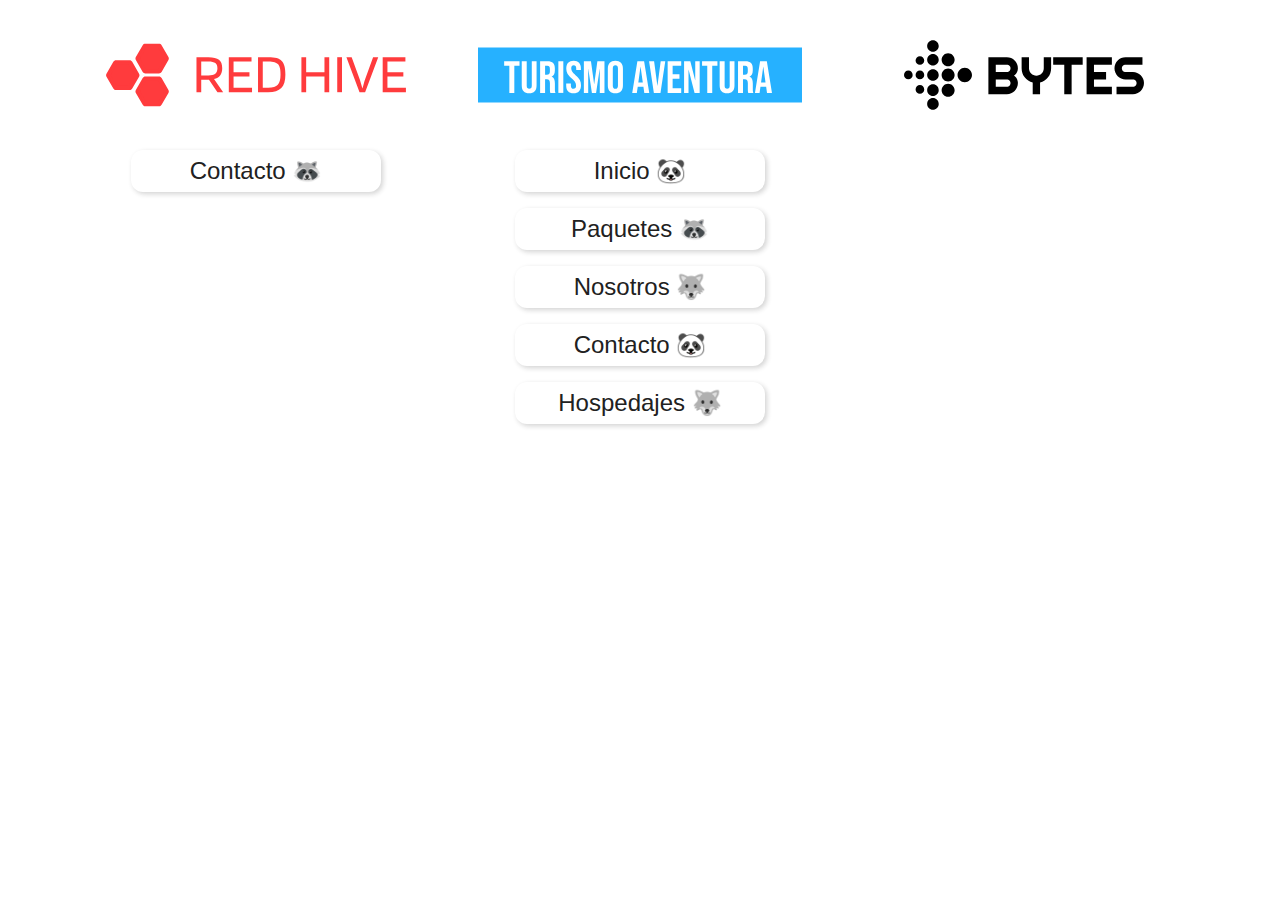
<file: index.html>
<!DOCTYPE html>
<html lang="en">

<head>
    <meta charset="UTF-8">
    <meta name="viewport" content="width=device-width, initial-scale=1.0">
    <title>Decoded | Portfolio en desarrollo</title>
    <style>
        * {
            padding: 0;
            margin: 0;
            box-sizing: border-box;
        }

        body {
            height: 100vh;
            margin: 0 5%;
            display: grid;
            grid-template-columns: 1fr 1fr 1fr;
            font-family: 'Segoe UI', sans-serif;
        }

        .website {
            justify-self: center;
            display: flex;
            flex-direction: column;
            align-items: center;
        }

        .website .img-container {
            width: 300px;
            height: 150px;
        }

        .website .img-container img {
            width: 100%;
            height: 100%;
        }

        .website a {
            display: block;
            margin-bottom: 1rem;
            font-size: 1.5rem;
            width: 250px;

            color: rgb(33, 33, 33);
            text-decoration: none;
            text-align: center;
            padding: 7px 0;
            border-radius: 12px;
            /* border: 2px solid rgb(33, 33, 33); */
            box-shadow: 2px 2px 5px rgba(33, 33, 33, 0.197);
            transition: all .1s ease-in;
        }
        
        .website a:hover {
            color: white;
            background-color: rgb(33, 33, 33);
        }
    </style>
</head>

<body>
    <div class="website redHive">
        <div class="img-container">
            <img src="assets/logo-red-hive.svg" alt="">
        </div>
        <div class="links">
            <a target="_blank" href="./RedHive/contacto/index.html">Contacto 🦝</a>
        </div>
    </div>
    <div class="website turismoAventura">
        <div class="img-container">
            <img src="assets/logo-turismo-aventura.svg" alt="" style="transform: scale(1.08);">
        </div>
        <div class="links">
            <a target="_blank" href="./TurimoAventura/inicio/index.html">Inicio 🐼</a>
            <a target="_blank" href="./TurimoAventura/paquetes/index.html">Paquetes 🦝</a>
            <a target="_blank" href="./TurimoAventura/nosotros/nosotros.html">Nosotros 🐺</a>
            <a target="_blank" href="./TurimoAventura/Contacto/contacto.html">Contacto 🐼</a>
            <a target="_blank" href="./TurimoAventura/hospedajes/hospedajes.html">Hospedajes 🐺</a>
        </div>
    </div>
    <div class="website bytes">
        <div class="img-container">
            <img src="assets/logo-bytes.svg" alt="" style="transform: scale(0.80);">
        </div>
    </div>
</body>

</html>
</file>
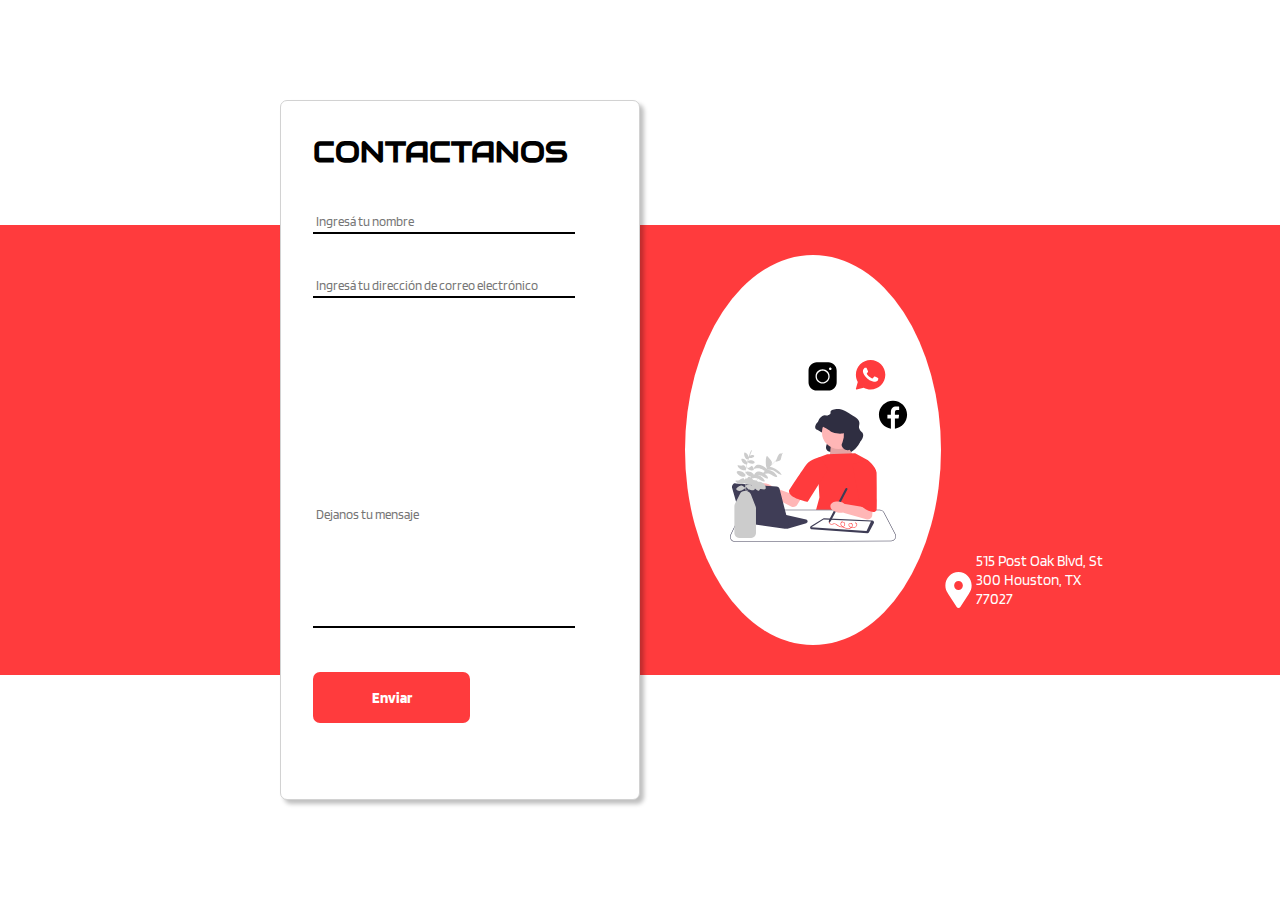
<file: RedHive/contacto/index.html>
<!DOCTYPE html>
<html lang="en">
<head>
    <meta charset="UTF-8">
    <meta name="viewport" content="width=device-width, initial-scale=1.0">
    <link rel="preconnect" href="https://fonts.googleapis.com">
    <link rel="preconnect" href="https://fonts.gstatic.com" crossorigin>
    <link href="https://fonts.googleapis.com/css2?family=Audiowide&family=Blinker&display=swap" rel="stylesheet">
    <link rel="stylesheet" href="./styles.css">
    <title>Contacto - Red Hive</title>
</head>

<body>
    <div class="red-band">
        <div class="section1">
            <div class="contact">
                <h2>CONTACTANOS</h2>
                <input type="text" name="name" placeholder="Ingresá tu nombre">
                <input type="email" placeholder="Ingresá tu dirección de correo electrónico">
                <textarea name="textarea" cols="30" rows="10" placeholder="Dejanos tu mensaje"></textarea>
                <div class="button">Enviar</div>
            </div>
        </div>

        <div class="section2">
            <div class="social-media">
                <img id="instagram" src="./assets/icons8-instagram.svg" alt="">
                <img id="whatsapp" src="./assets/icons8-whatsapp.svg" alt="">
                <img id="facebook" src="./assets/icons8-facebook-nuevo.svg" alt="">
                <img id="main" src="./assets/undraw_learning_sketching_nd4f.svg" alt="">
            </div>
            <div class="location">
                <img src="./assets/location-pin-svgrepo-com.svg" alt="">
                
                <p>515 Post Oak Blvd, St 300 Houston, TX 77027</p>
            </div>
        </div>

    </div>
    
</body>
</html>
</file>
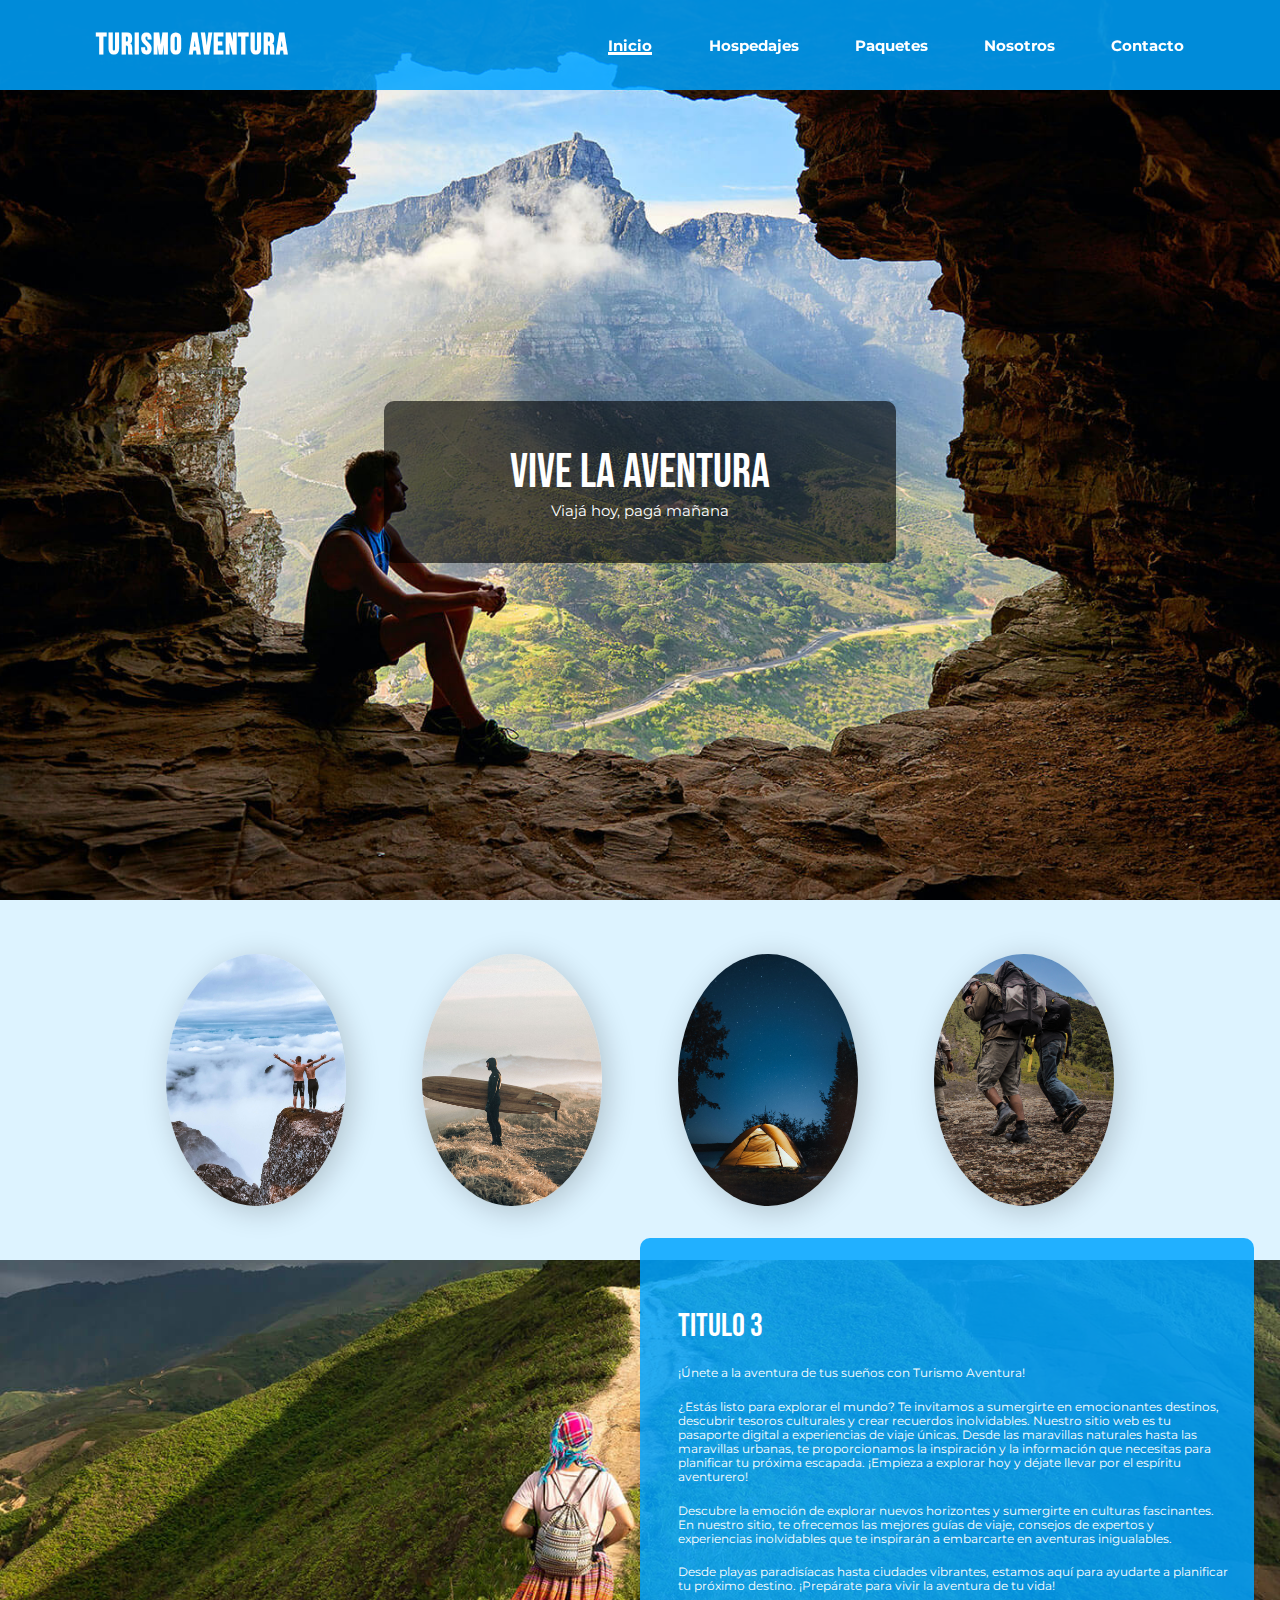
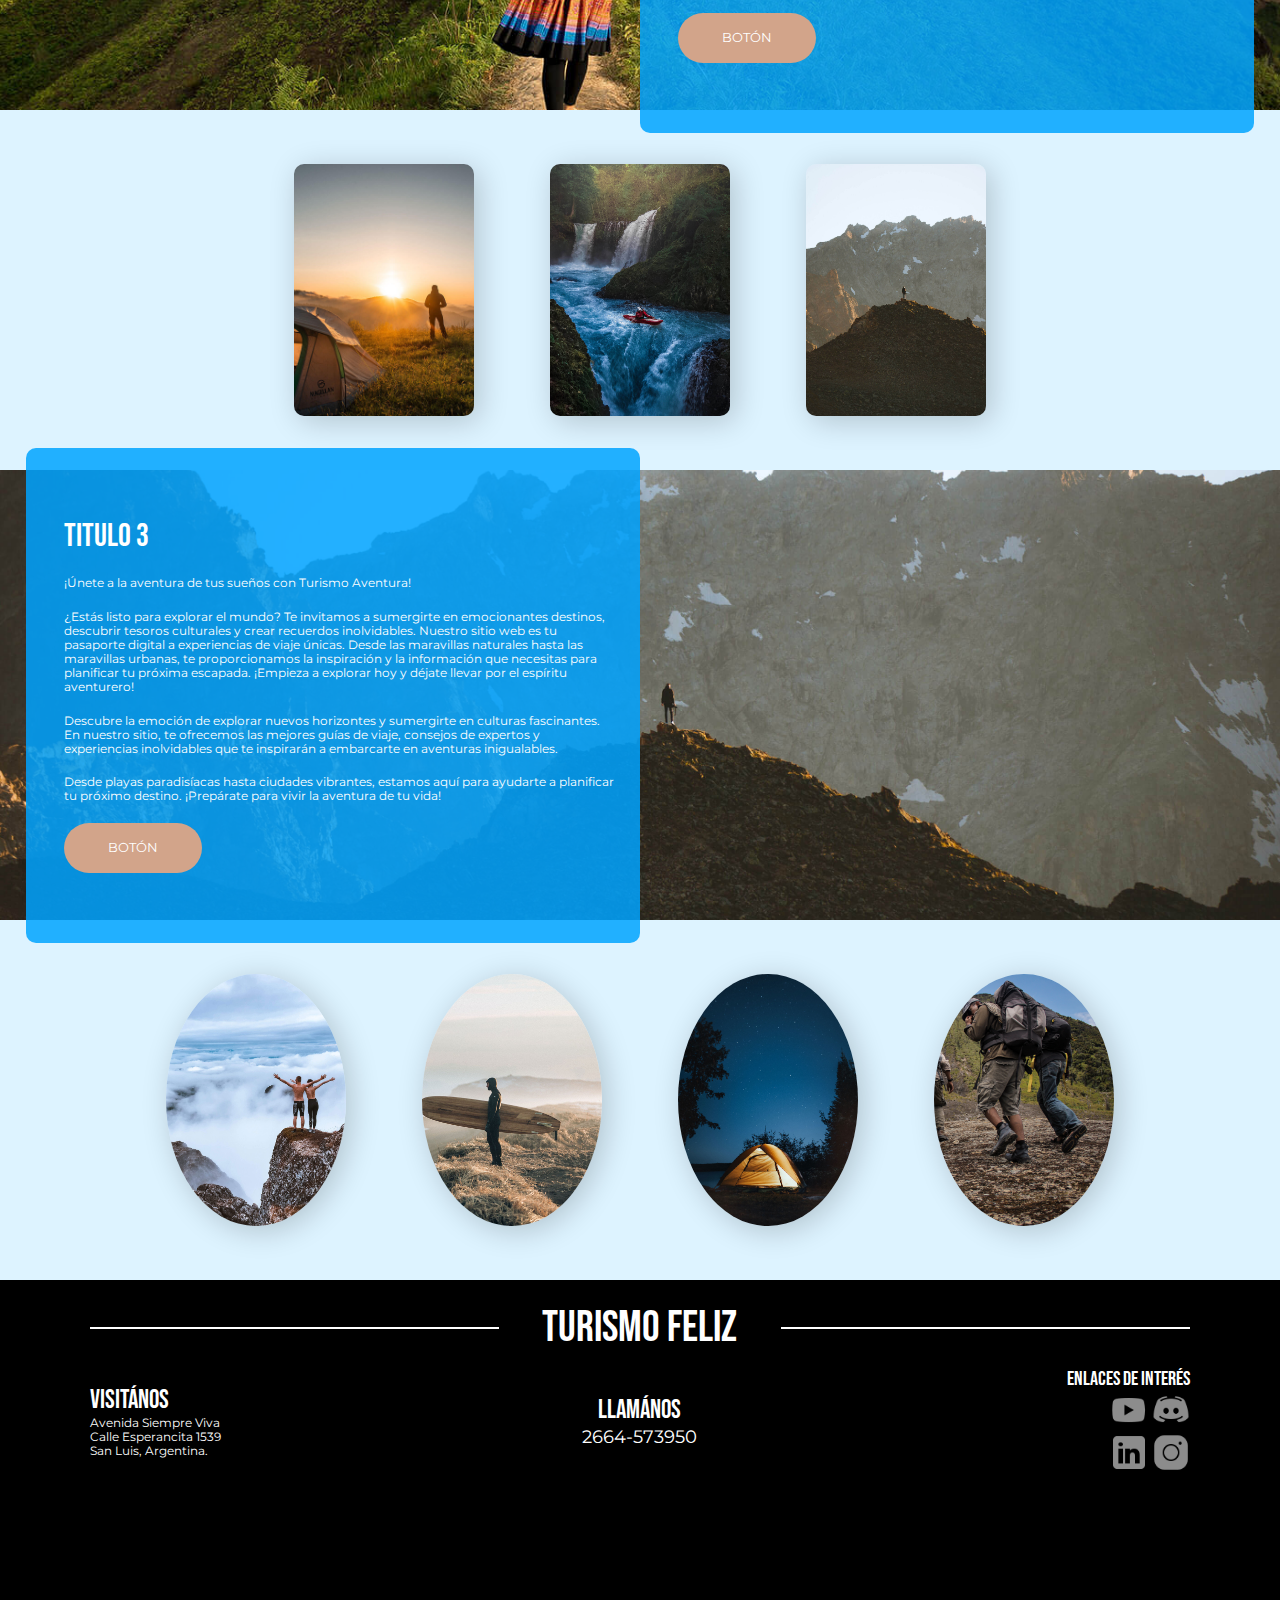
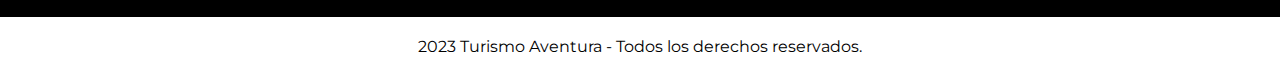
<file: TurimoAventura/inicio/index.html>
<!DOCTYPE html>
<html lang="en">
<head>
    <meta charset="UTF-8">
    <meta name="viewport" content="width=device-width, initial-scale=1.0">
    <link rel="preconnect" href="https://fonts.googleapis.com">
    <link rel="preconnect" href="https://fonts.gstatic.com" crossorigin>
    <link href="https://fonts.googleapis.com/css2?family=Bebas+Neue&family=Montserrat&display=swap" rel="stylesheet">
    <link rel="stylesheet" href="./styles.css">
    <title>Inicio - Turismo Aventura</title>
</head>
<body>
    <div class="navBar">
        <div class="home-menu">
            <a href="#" id="logo-title"><h2>TURISMO AVENTURA</h2></a>
            <div class="hamb">
                <hr id="one">
                <hr id="two">
                <hr id="trhee">
            </div>
        </div>
        <div class="menu">
            <a href="" class="underline" >Inicio</a>
            <a href="" class="underline" >Hospedajes</a>
            <a href="" class="underline" >Paquetes</a>
            <a href="" class="underline" >Nosotros</a>
            <a href="" class="underline" >Contacto</a>
        </div>
    </div>


    <div class="section1">
        <div class="section1-text">
            <h1>VIVE LA AVENTURA</h1>
            <h4>Viajá hoy, pagá mañana</h4>
        </div>
    </div>

    <div class="section2">
        <div><div class="img-mask">LOREM IPSUM</div></div>
        <div><div class="img-mask">LOREM IPSUM</div></div>
        <div><div class="img-mask">LOREM IPSUM</div></div>
        <div><div class="img-mask">LOREM IPSUM</div></div>
    </div>
    
    <div class="section3">
        <div class="vacio"></div>
        <div>
            <h3>TITULO 3</h3>
            <p>¡Únete a la aventura de tus sueños con Turismo Aventura!</p>
            <p>¿Estás listo para explorar el mundo? Te invitamos a sumergirte en emocionantes destinos, descubrir tesoros culturales y crear recuerdos inolvidables. Nuestro sitio web es tu pasaporte digital a experiencias de viaje únicas. Desde las maravillas naturales hasta las maravillas urbanas, te proporcionamos la inspiración y la información que necesitas para planificar tu próxima escapada. ¡Empieza a explorar hoy y déjate llevar por el espíritu aventurero!</p>
            <p>Descubre la emoción de explorar nuevos horizontes y sumergirte en culturas fascinantes. En nuestro sitio, te ofrecemos las mejores guías de viaje, consejos de expertos y experiencias inolvidables que te inspirarán a embarcarte en aventuras inigualables.</p>
            <p>Desde playas paradisíacas hasta ciudades vibrantes, estamos aquí para ayudarte a planificar tu próximo destino. ¡Prepárate para vivir la aventura de tu vida!</p>
            <div class="button">BOTÓN</div>
        </div>
    </div>

    <div class="section4">
        <div><div class="img-mask">LOREM IPSUM</div></div>
        <div><div class="img-mask">LOREM IPSUM</div></div>
        <div><div class="img-mask">LOREM IPSUM</div></div>
    </div>

    <div class="section5">
        <div>
            <h3>TITULO 3</h3>
            <p>¡Únete a la aventura de tus sueños con Turismo Aventura!</p>
            <p>¿Estás listo para explorar el mundo? Te invitamos a sumergirte en emocionantes destinos, descubrir tesoros culturales y crear recuerdos inolvidables. Nuestro sitio web es tu pasaporte digital a experiencias de viaje únicas. Desde las maravillas naturales hasta las maravillas urbanas, te proporcionamos la inspiración y la información que necesitas para planificar tu próxima escapada. ¡Empieza a explorar hoy y déjate llevar por el espíritu aventurero!</p>
            <p>Descubre la emoción de explorar nuevos horizontes y sumergirte en culturas fascinantes. En nuestro sitio, te ofrecemos las mejores guías de viaje, consejos de expertos y experiencias inolvidables que te inspirarán a embarcarte en aventuras inigualables.</p>
            <p>Desde playas paradisíacas hasta ciudades vibrantes, estamos aquí para ayudarte a planificar tu próximo destino. ¡Prepárate para vivir la aventura de tu vida!</p>
            <div class="button">BOTÓN</div>
        </div>
        <div class="vacio" ></div>
    </div>

    <div class="section6">
        <div><div class="img-mask">LOREM IPSUM</div></div>
        <div><div class="img-mask">LOREM IPSUM</div></div>
        <div><div class="img-mask">LOREM IPSUM</div></div>
        <div><div class="img-mask">LOREM IPSUM</div></div>
    </div>

    <footer>
        <div class="black">
            <div class="footer-title">
                <hr>
                <h2>TURISMO FELIZ</h2>
                <hr>
            </div>

            <div class="footer-content">
                <div class="article art-one">
                    <h3>VISITÁNOS</h3>
                    <p>
                        Avenida Siempre Viva
                        Calle Esperancita 1539
                        San Luis, Argentina.
                    </p>
                </div>

                <div class="article art-two">
                    <h3>LLAMÁNOS</h3>
                    <h4>2664-573950</h4>
                </div>

                <div class="article art-three">
                    <h3>ENLACES DE INTERÉS</h3>
                    <div class="social-media">
                        <a href="https://www.youtube.com/" target="_blank"><img src="./assets/icons8-youtube-50.png" alt=""></a>
                        <a href="https://discord.com/" target="_blank"><img src="./assets/icons8-discord-50.png" alt=""></a>
                        <a href="https://ar.linkedin.com/" target="_blank"><img src="./assets/icons8-linkedin-50.png" alt=""></a>
                        <a href="https://www.instagram.com/" target="_blank"><img src="./assets/icons8-instagram-50.png" alt=""></a>
                    </div>
                </div>
            </div>
        </div>

        <div class="white">2023 Turismo Aventura - Todos los derechos reservados.</div>
    </footer>


    <script src="./main.js"></script>
</body>
</html>
</file>
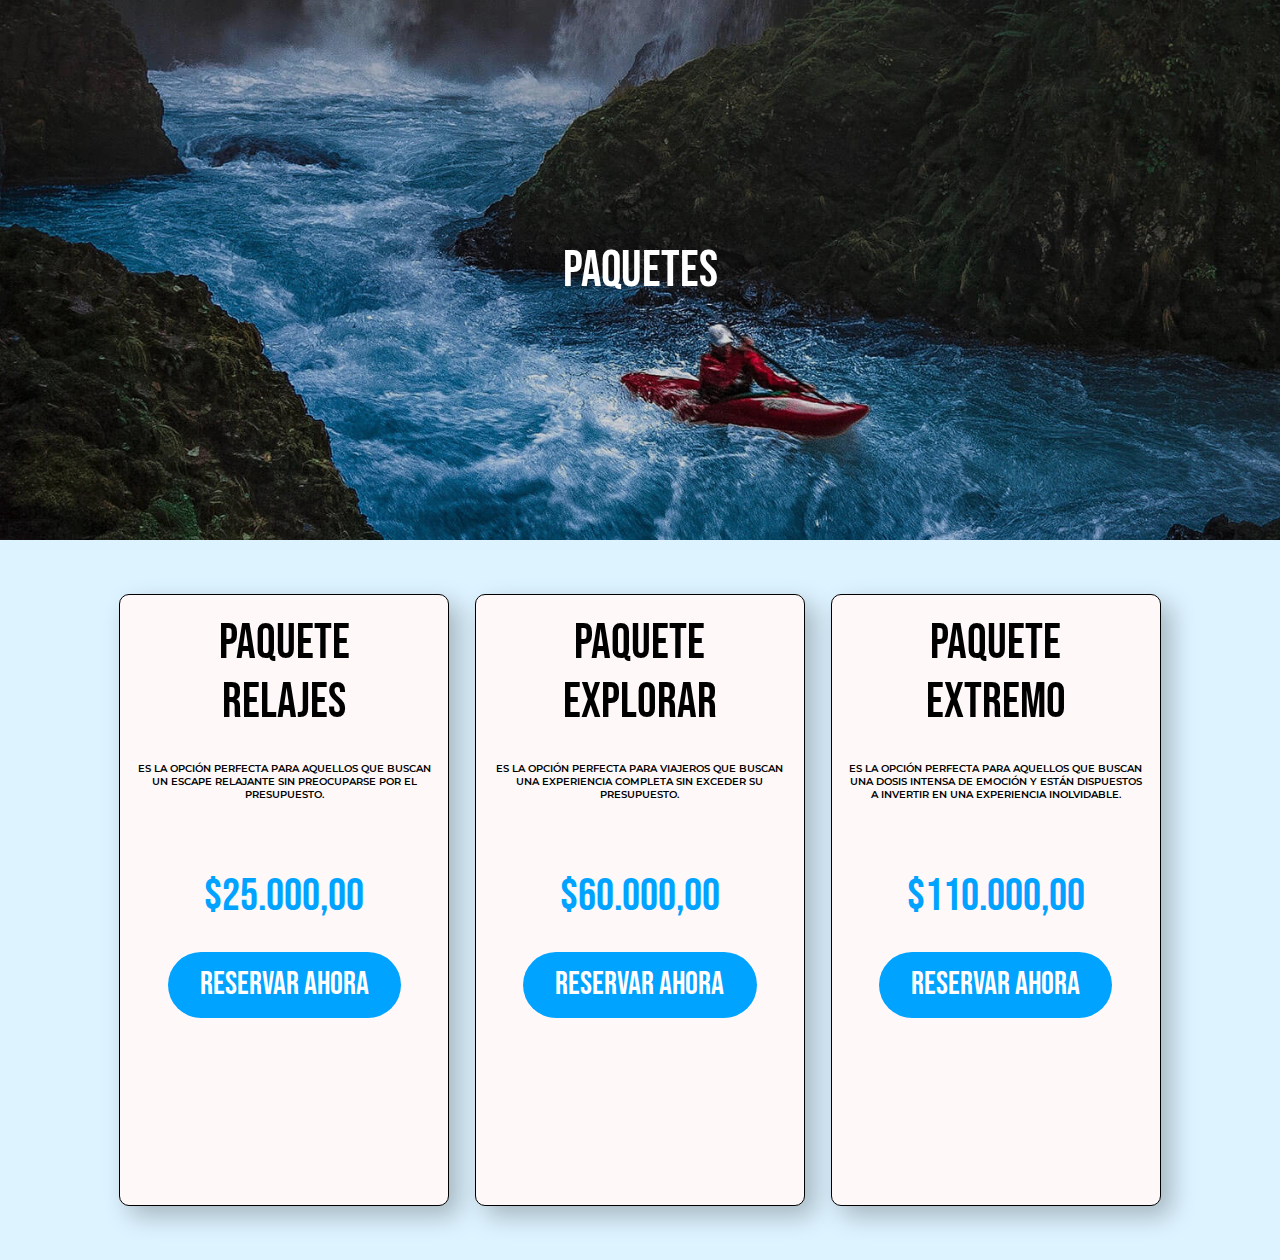
<file: TurimoAventura/paquetes/index.html>
<!DOCTYPE html>
<html lang="en">
<head>
    <meta charset="UTF-8">
    <meta name="viewport" content="width=device-width, initial-scale=1.0">
    <link rel="preconnect" href="https://fonts.googleapis.com">
    <link rel="preconnect" href="https://fonts.gstatic.com" crossorigin>
    <link href="https://fonts.googleapis.com/css2?family=Bebas+Neue&family=Montserrat&display=swap" rel="stylesheet">
    <link rel="stylesheet" href="./styles.css">
    <title>Paquetes</title>
</head>

<body>
    <div class="hero">PAQUETES</div>
    <div class="packages">
        <div>
            <h2>PAQUETE RELAJES</h2>
            <p>Es la opción perfecta para aquellos que buscan un escape relajante sin preocuparse por el presupuesto.</p>
            <h3>$25.000,00</h3>
            <div>RESERVAR AHORA</div>
        </div>

        <div>
            <h2>PAQUETE EXPLORAR</h2>
            <p>Es la opción perfecta para viajeros que buscan una experiencia completa sin exceder su presupuesto.</p>
            <h3>$60.000,00</h3>
            <div>RESERVAR AHORA</div>
        </div>

        <div>
            <h2>PAQUETE EXTREMO</h2>
            <p>Es la opción perfecta para aquellos que buscan una dosis intensa de emoción y están dispuestos a invertir en una experiencia inolvidable.</p>
            <h3>$110.000,00</h3>
            <div>RESERVAR AHORA</div>
        </div>
    </div>
</body>
</html>
</file>
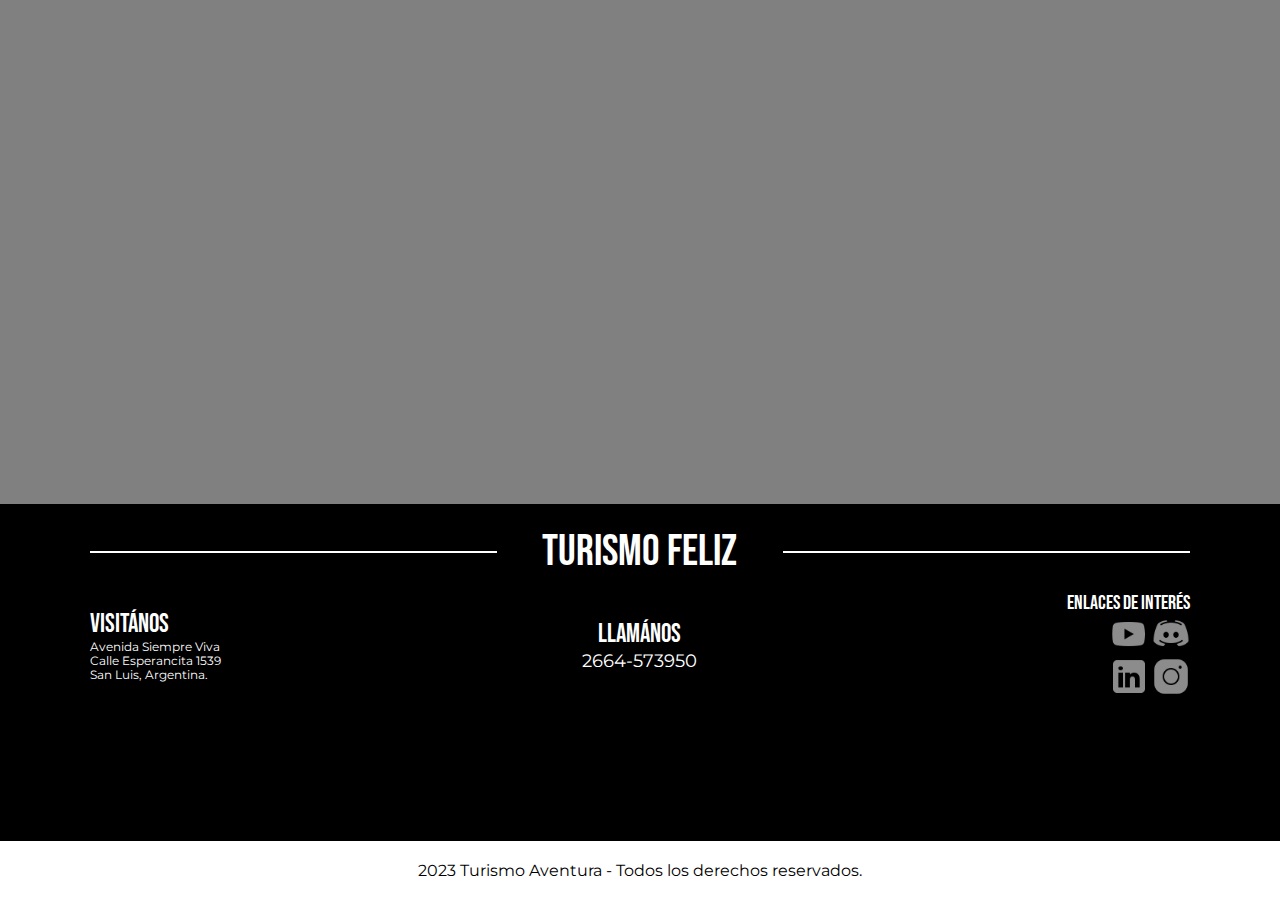
<file: TurimoAventura/inicio/footer/index.html>
<!DOCTYPE html>
<html lang="en">
<head>
    <meta charset="UTF-8">
    <meta name="viewport" content="width=device-width, initial-scale=1.0">
    <link rel="preconnect" href="https://fonts.gstatic.com" crossorigin>
    <link href="https://fonts.googleapis.com/css2?family=Bebas+Neue&family=Montserrat&display=swap" rel="stylesheet">
    <link rel="stylesheet" href="./styles.css">
    <title>Footer</title>
</head>
<body>

    <div class="vacio"></div>
    <footer>
        <div class="black">
            <div class="footer-title">
                <hr>
                <h2>TURISMO FELIZ</h2>
                <hr>
            </div>

            <div class="footer-content">
                <div class="article art-one">
                    <h3>VISITÁNOS</h3>
                    <p>
                        Avenida Siempre Viva
                        Calle Esperancita 1539
                        San Luis, Argentina.
                    </p>
                </div>

                <div class="article art-two">
                    <h3>LLAMÁNOS</h3>
                    <h4>2664-573950</h4>
                </div>

                <div class="article art-three">
                    <h3>ENLACES DE INTERÉS</h3>
                    <div class="social-media">
                        <a href="https://www.youtube.com/" target="_blank"><img src="./assets/icons8-youtube-50.png" alt=""></a>
                        <a href="https://discord.com/" target="_blank"><img src="./assets/icons8-discord-50.png" alt=""></a>
                        <a href="https://ar.linkedin.com/" target="_blank"><img src="./assets/icons8-linkedin-50.png" alt=""></a>
                        <a href="https://www.instagram.com/" target="_blank"><img src="./assets/icons8-instagram-50.png" alt=""></a>
                    </div>
                </div>
            </div>
        </div>

        <div class="white">2023 Turismo Aventura - Todos los derechos reservados.</div>
    </footer>
</body>
</html>
</file>
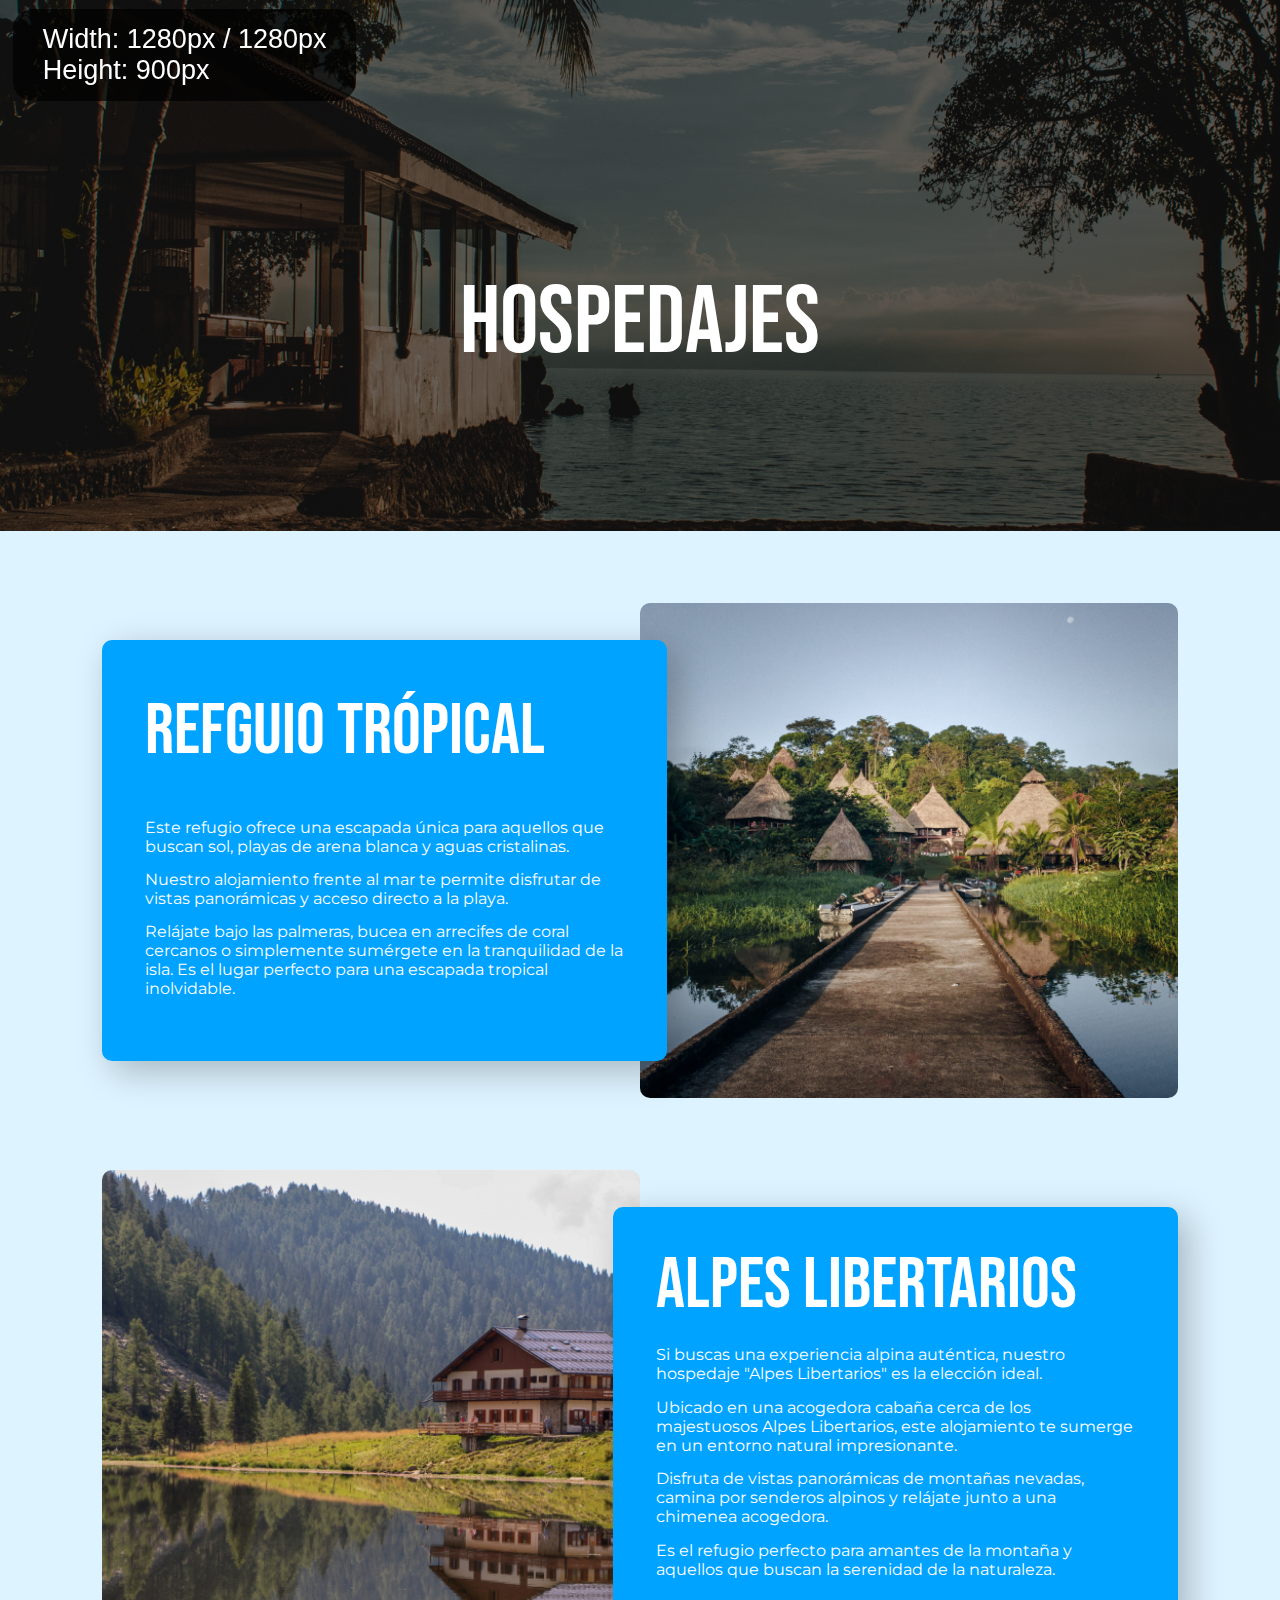
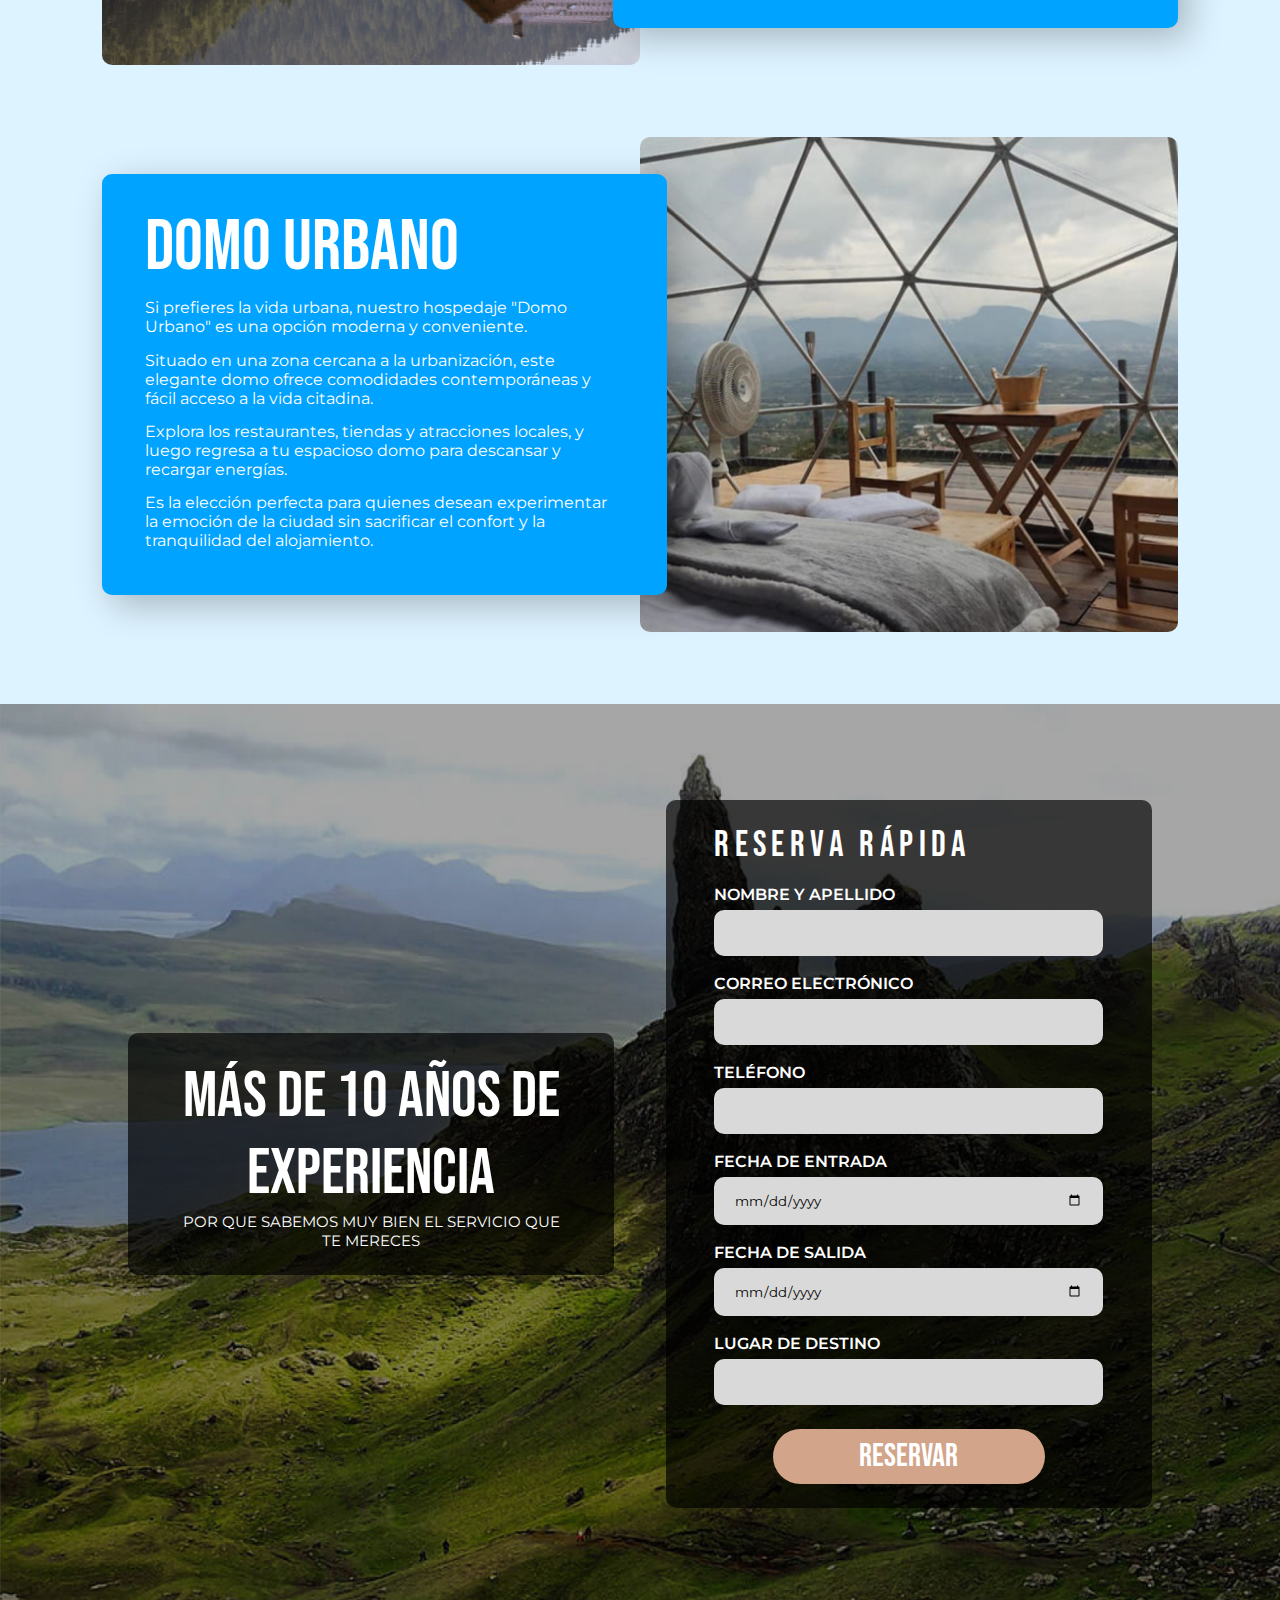
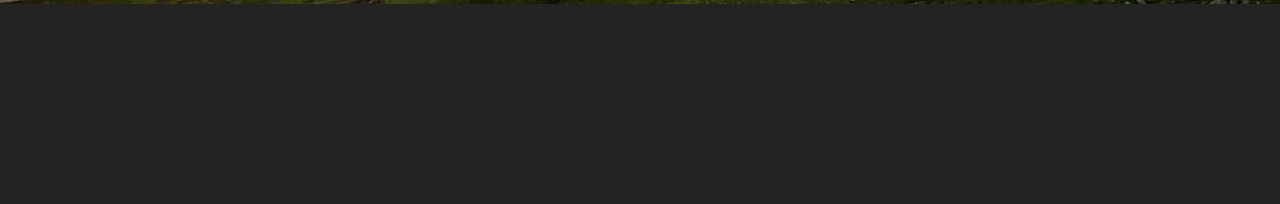
<file: TurimoAventura/hospedajes/hospedajes.html>
<!DOCTYPE html>
<html lang="en">

<head>
    <meta charset="UTF-8">
    <meta name="viewport" content="width=device-width, initial-scale=1.0">
    <title>Turismo Aventura | Nosotros</title>
    <link rel="stylesheet" href="hospedajes.css">
</head>

<body>
    <div id="dimensions">
        <p id="width">...</p>
        <p id="height">...</p>
    </div>
    <script>
        const width = document.getElementById('width');
        const height = document.getElementById('height');
        function showDimensions() {
            width.textContent = `Width: ${document.documentElement.clientWidth}px / ${window.innerWidth}px`;
            height.textContent = `Height: ${document.documentElement.clientHeight}px`;
        }
        showDimensions();
        window.addEventListener('resize', showDimensions)
    </script>

    <main>
        <section id="s1">
            <h1>HOSPEDAJES</h1>
        </section>
        <section id="s2">
            <section class="right">
                <div class="content-wrapper">
                    <div>
                        <h2>REFGUIO TRÓPICAL</h2>
                        <div class="text">
                            <p>Este refugio ofrece una escapada única para aquellos que buscan sol, playas de arena blanca y aguas cristalinas.</p>
                            <p>Nuestro alojamiento frente al mar te permite disfrutar de vistas panorámicas y acceso directo a la playa. 
                            </p>
                            <p>Relájate bajo las palmeras, bucea en arrecifes de coral cercanos o simplemente sumérgete en la tranquilidad de la isla. Es el lugar perfecto para una escapada tropical inolvidable.</p> 
                        </div>
                    </div>    
                </div>
                <img src="img/section1.jpg" alt="">
            </section>
            <section class="left">
                <img src="img/section2.jpg" alt="">
                <div class="content-wrapper">
                    <div>
                        <h2>ALPES LIBERTARIOS</h2>
                        <div class="text">
                            <p>Si buscas una experiencia alpina auténtica, nuestro hospedaje "Alpes Libertarios" es la elección ideal.</p>
                            <p>Ubicado en una acogedora cabaña cerca de los majestuosos Alpes Libertarios, este alojamiento te sumerge en un entorno natural impresionante.</p>
                            <p>Disfruta de vistas panorámicas de montañas nevadas, camina por senderos alpinos y relájate junto a una chimenea acogedora.</p>
                            <p>Es el refugio perfecto para amantes de la montaña y aquellos que buscan la serenidad de la naturaleza. </p>
                        </div>
                    </div>
                </div>
            </section>
            <section class="right">
                <div class="content-wrapper">
                    <div>
                        <h2>DOMO URBANO</h2>
                        <div class="text">
                            <p>Si prefieres la vida urbana, nuestro hospedaje "Domo Urbano" es una opción moderna y conveniente.</p>
                            <p>Situado en una zona cercana a la urbanización, este elegante domo ofrece comodidades contemporáneas y fácil acceso a la vida citadina.</p>
                            <p>Explora los restaurantes, tiendas y atracciones locales, y luego regresa a tu espacioso domo para descansar y recargar energías.</p>
                            <p>Es la elección perfecta para quienes desean experimentar la emoción de la ciudad sin sacrificar el confort y la tranquilidad del alojamiento.</p>
                        </div>
                    </div>    
                </div>
                <img src="img/section3.jpg" alt="">
            </section>
        </section>
        <section id="s3">
            <div class="experience-sign">
                <h2>Más de 10 años de experiencia</h2>
                <p>Por que sabemos muy bien el servicio que te mereces</p>
            </div>
            <div class="booking">
                <h3>Reserva rápida</h3>
                <form>
                    <div class="container">
                        <label>Nombre y apellido</label>
                        <input type="text">
                    </div>
                    <div class="container">
                        <label>Correo electrónico</label>
                        <input type="text">
                    </div>
                    <div class="container">
                        <label>Teléfono</label>
                        <input type="text">
                    </div>
                    <div class="container">
                        <label>Fecha de entrada</label>
                        <input type="date">
                    </div>
                    <div class="container">
                        <label>Fecha de salida</label>
                        <input type="date">
                    </div>
                    <div class="container">
                        <label>Lugar de destino</label>
                        <input type="text">
                    </div>
                </form>
                <button>Reservar</button>
            </div>
        </section>
    </main>
    <footer>

    </footer>
</body>

</html>
</file>
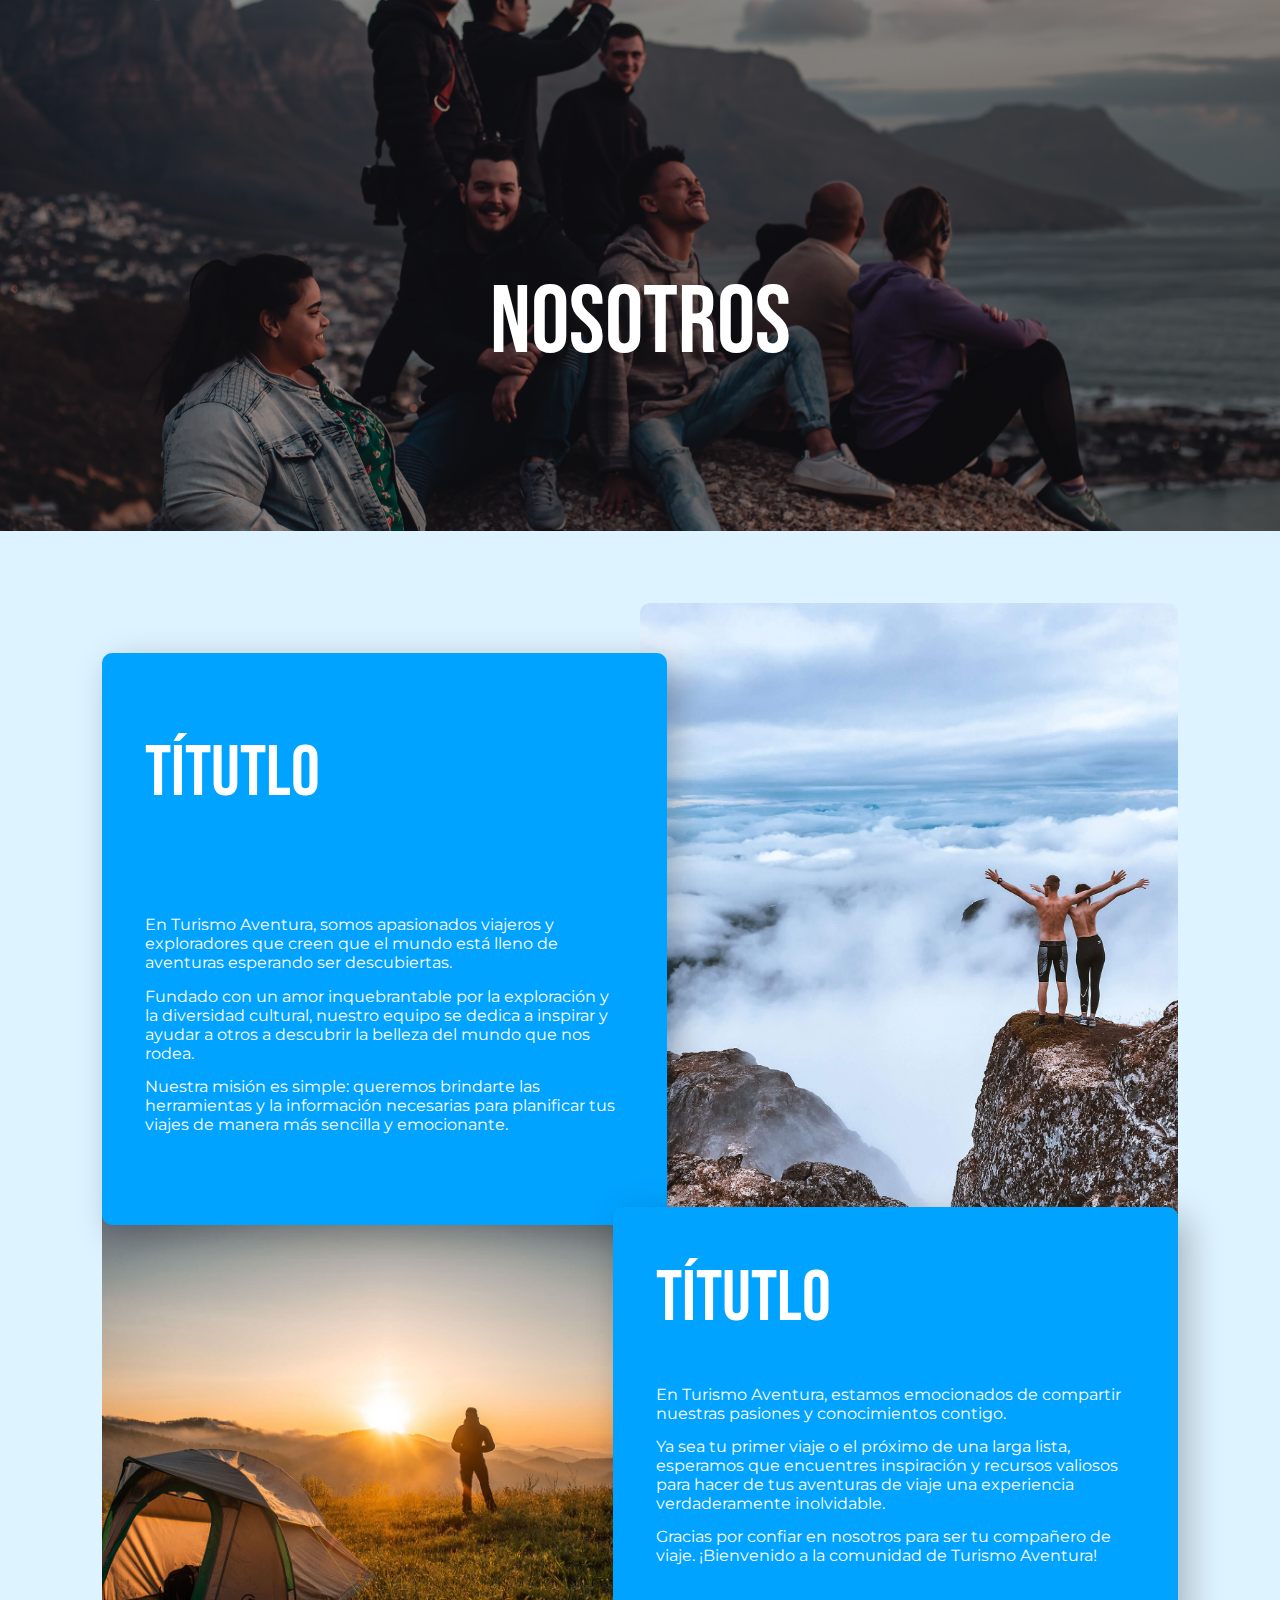
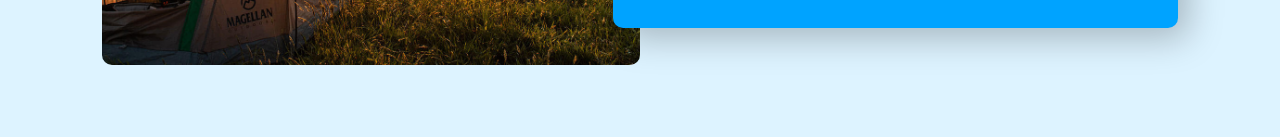
<file: TurimoAventura/nosotros/nosotros.html>
<!DOCTYPE html>
<html lang="en">

<head>
    <meta charset="UTF-8">
    <meta name="viewport" content="width=device-width, initial-scale=1.0">
    <title>Turismo Aventura | Nosotros</title>
    <!-- <link href="https://fonts.googleapis.com/css2?family=Bebas+Neue&display=swap" rel="stylesheet">  -->
    <link rel="stylesheet" href="nosotros.css">
</head>

<body>
    <!-- <div id="dimensions">
        <p id="width">...</p>
        <p id="height">...</p>
    </div> -->
    <main>
        <section id="s1">
            <h1>NOSOTROS</h1>
        </section>
        <section id="s2">
            <section class="right">
                <div class="content-wrapper">
                    <div>
                        <h2>TÍTUTLO</h2>
                        <div class="text">
                            <p>En Turismo Aventura, somos apasionados viajeros y exploradores que creen que el mundo está lleno de aventuras esperando ser descubiertas.</p>
                            <p>Fundado con un amor inquebrantable por la exploración y la diversidad cultural, nuestro equipo se dedica a inspirar y ayudar a otros a descubrir la belleza del mundo que nos rodea.</p>
                            <p>Nuestra misión es simple: queremos brindarte las herramientas y la información necesarias para planificar tus viajes de manera más sencilla y emocionante. <!-- Ya sea que estés buscando playas de ensueño, aventuras en la montaña o una experiencia cultural única, estamos aquí para proporcionarte consejos expertos, guías detalladas y cuidadosamente seleccionadas. --></p> 
                        </div>
                    </div>    
                </div>
                <img src="img/nosotros-s2.jpg" alt="">
            </section>
            <section class="left">
                <img src="img/nosotros-s2-2.jpg" alt="">
                <div class="content-wrapper">
                    <div>
                        <h2>TÍTUTLO</h2>
                        <div class="text">
                            <p>En Turismo Aventura, estamos emocionados de compartir nuestras pasiones y conocimientos contigo.</p>
                            <p>Ya sea tu primer viaje o el próximo de una larga lista, esperamos que encuentres inspiración y recursos valiosos para hacer de tus aventuras de viaje una experiencia verdaderamente inolvidable.</p>
                            <p>Gracias por confiar en nosotros para ser tu compañero de viaje. ¡Bienvenido a la comunidad de Turismo Aventura!</p>
                        </div>
                    </div>
                </div>
            </section>
        </section>
    </main>
    <!-- <script>
        const width = document.getElementById('width');
        const height = document.getElementById('height');
        function showDimensions() {
            width.textContent = `Width: ${document.documentElement.clientWidth}px`;
            height.textContent = `Height: ${document.documentElement.clientHeight}px`;
        }
        showDimensions();
        window.addEventListener('resize', showDimensions)
    </script> -->
</body>

</html>
</file>
<file: RedHive/contacto/styles.css>
*{
    padding: 0;
    margin: 0;
    box-sizing: border-box;
}

body{
    width: 100%;
    height: 100vh;
    display: grid;
    place-items: center;
}


@media only screen and (min-width: 1200px) { /*CELULAR DESKTOP*/
    .red-band{
        width: 100%;
        height: 50%;
        background: #FF3B3D;
        display: flex;
    }
    
    .red-band > div{
        width: 50%;
        height: 100%;
    }
    
    .section1{
        display: flex;
        justify-content: end;
        align-items: center;
        
    }
    
    .contact{
        width: 56.25%;
        height: 155.5%;
        border-radius: 7px;
        border: 1px solid #D2D2D2;
        background: #FFF;
        box-shadow: 4px 4px 4px 0px rgba(0, 0, 0, 0.25);
        display: flex;
        flex-direction: column;
        row-gap: 7%;
        padding: 5% 10% 5% 5%;
    }
    
    .contact > h2{
        font-family: 'Audiowide', cursive;
        font-size: 2.3vw;
    }
    
    .contact > input{padding: 0 0 1% 1%;}
    
    .contact > input, .contact > textarea{
        font-size: 1vw;
        font-family: 'Blinker', sans-serif;
        border: solid 0px;
        border-bottom: solid 2px black;
    }
    
    .contact > textarea{
        height: 45%;
        resize: none;
    }
    
    .contact > textarea::placeholder{
        padding: 63% 0 0 1%;
    }
    
    .button{
        width: 60%;
        height: 8%;
        color: white;
        border-radius: 7px;
        background: #FF3B3D;
        font-weight: 700;
        font-size: 1.2vw;
        font-family: 'Blinker', sans-serif;
        display: grid;
        place-items: center;
        cursor: pointer;
    }
    
    .button:hover{background: #fa2d31;}
    .button:active{background: #f8575a;}
    
    .section2{
        display: flex;
        align-items: center;
    }
    
    .social-media{
        width: 40%;
        height: 86.7%;
        background: white;
        border-radius: 50%;
        margin-left: 7%;
        display: grid;
        place-items: center;
    }
    
    #instagram, #whatsapp, #facebook{
        position: absolute;
        cursor: pointer;
        width: 2.5%;
    }
    
    #instagram{transform: translate(30%, -230%);}
    #whatsapp{transform: translate(180%, -235%);}
    #facebook{transform: translate(250%, -110%);}
    
    
    #main{
        width: 65%;
        height: 65%;
        transform: translateY(10%);
    }
    
    .location{
        width: 50%;
        height: 70%;
        display: flex;
        align-items: end;
        
    }
    
    .location > img{
        width: 11%;
        cursor: pointer;
        filter: invert(100%) brightness(1000%) saturate(0%);
    }
    
    .location > p{
        width: 45%;
        font-family: 'Blinker', sans-serif;
        color: white;
        font-size: 1.2vw;
        font-style: normal;
        font-weight: 400;
    }
}

@media only screen and (min-width: 1350px) {
    .contact > textarea::placeholder{
        padding: 58% 0 0 1%;
    }
}
@media only screen and (min-width: 1900px) {
    .contact > textarea::placeholder{
        padding: 64% 0 0 1%;
    }
}


@media only screen and (min-width: 441px) and (max-width: 899px) { /*CELULAR HORIZONTAL*/
    .red-band{
        width: 100%;
        height: 100vh;
        /*background: #FF3B3D;*/
        display: flex;
        flex-direction: column;
    }
    
    
    .section1{
        width: 100%;
        height: 300vh;
        display: flex;
        justify-content: center;
        align-items: center;
        
    }
    
    .contact{
        width: 100%;
        height: 100%;
        display: flex;
        justify-content: center;
        align-items: center;
        flex-direction: column;
        row-gap: 7%;
        padding: 12% 10% 5% 5%;
    }
    
    .contact > h2{
        font-family: 'Audiowide', cursive;
        font-size: 5vw;
    }
    
    .contact > input{padding: 0 0 1% 1%;}
    
    .contact > input, .contact > textarea{
        font-size: 2vw;
        width: 80%;
        font-family: 'Blinker', sans-serif;
        border: solid 0px;
        border-bottom: solid 2px black;
    }
    
    .contact > textarea{
        height: 120vh;
        resize: none;
    }
    
    .contact > textarea::placeholder{
        padding: 36% 0 0 1%;
    }
    
    .button{
        width: 25%;
        height: 15%;
        color: white;
        border-radius: 7px;
        background: #FF3B3D;
        font-weight: 700;
        font-size: 2.5vw;
        font-family: 'Blinker', sans-serif;
        display: grid;
        place-items: center;
        cursor: pointer;
    }
    
    .button:hover{background: #fa2d31;}
    .button:active{background: #f8575a;}
    
    .section2{
        width: 100%;

        display: flex;
        align-items: center;
        justify-content: center;
        background: #FF3B3D;
        
    }
    
    .social-media{
        width: 35%;
        height: 80vh;
        margin: 10vh 0 10vh 0;
        background: white;
        border-radius: 50%;
        display: grid;
        place-items: center;
    }
    
    #instagram, #whatsapp, #facebook{
        position: absolute;
        cursor: pointer;
        width: 3.8%;
    }
    
    #instagram{transform: translate(30%, -230%);}
    #whatsapp{transform: translate(180%, -235%);}
    #facebook{transform: translate(250%, -110%);}
    
    
    #main{
        width: 60%;
        height: 60%;
        transform: translateY(15%);
    }
    
    .location{display: none;}
}


@media only screen and (max-width: 440px) { /*CELULAR VERTICAL*/
    .red-band{
        width: 100%;
        height: 150vh;
        /*background: #FF3B3D;*/
        display: flex;
        flex-direction: column;
    }
    
    
    .section1{
        width: 100%;
        height: 100vh;
        display: flex;
        justify-content: center;
        align-items: center;
        
    }
    
    .contact{
        width: 100%;
        height: 100%;
        display: flex;
        justify-content: center;
        align-items: center;
        flex-direction: column;
        row-gap: 7%;
        padding: 10% 10% 5% 5%;
    }
    
    .contact > h2{
        font-family: 'Audiowide', cursive;
        font-size: 9vw;
    }
    
    .contact > input{padding: 0 0 1% 1%;}
    
    .contact > input, .contact > textarea{
        font-size: 4.3vw;
        width: 90%;
        font-family: 'Blinker', sans-serif;
        border: solid 0px;
        border-bottom: solid 2px black;
    }
    
    .contact > textarea{
        height: 30%;
        resize: none;
    }
    
    .contact > textarea::placeholder{
        padding: 60% 0 0 1%;
    }
    
    .button{
        width: 70%;
        height: 7.5%;
        color: white;
        border-radius: 7px;
        background: #FF3B3D;
        font-weight: 700;
        font-size: 6vw;
        font-family: 'Blinker', sans-serif;
        display: grid;
        place-items: center;
        cursor: pointer;
    }
    
    .button:hover{background: #fa2d31;}
    .button:active{background: #f8575a;}
    
    .section2{
        display: flex;
        align-items: center;
        justify-content: center;
        background: #FF3B3D;
        height: 50vh;
    }
    
    .social-media{
        width: 75%;
        height: 80%;
        background: white;
        border-radius: 50%;
        display: grid;
        place-items: center;
    }
    
    #instagram, #whatsapp, #facebook{
        position: absolute;
        cursor: pointer;
        width: 9%;
    }
    
    #instagram{transform: translate(30%, -230%);}
    #whatsapp{transform: translate(180%, -235%);}
    #facebook{transform: translate(250%, -110%);}
    
    
    #main{
        width: 65%;
        height: 65%;
        transform: translateY(10%);
    }
    
    .location{display: none;}
}
</file>
<file: TurimoAventura/inicio/styles.css>
/*font-family: 'Bebas Neue', sans-serif;
font-family: 'Montserrat', sans-serif;*/

*{
    padding: 0;
    margin: 0;
}

body{
    width: 100%;
    height: 100vh;
}

@media screen and (min-width: 900px) { 

    /*B A R R A   D E   N A V E G A C I O N*/
    .hamb{
        display: none;
    }
    
    .navBar{
        position: fixed;
        width: 100%;
        height: 10%;
        display: flex;
        justify-content: space-around;
        align-items: center;
        column-gap: 10%;
        background: rgba(0, 163, 255, 0.85);
    }

    .home-menu > a{
        text-decoration: none;
        font-family: 'Bebas Neue', sans-serif;
        color: white;
        font-size: 1.5vw;
        font-weight: 400;
        letter-spacing: 1px;
    }

    .menu{
        width: 45%;
        display: flex;
        justify-content: space-between;

    }
    
    .underline{ /*Efecto para realizar el hover*/
        text-decoration: none;
        font-family: 'Montserrat', sans-serif;
        font-size: 1.2vw;
        font-weight: 700;
        color: white;
        display: inline-block;
        position: relative;
    }
    
    .menu > a:nth-child(1):after { /*Se coloca */
        content: '';
        position: absolute;
        width: 100%;
        height: 0.3vh;
        background: white;
        bottom: 0;
        left: 0;
    }

    .underline:not(:nth-child(1)):after {
        content: '';
        position: absolute;
        width: 100%;
        transform: scaleX(0);
        height: 0.3vh;
        bottom: 0;
        left: 0;
        background: white;
        transform-origin: bottom right;
        transition: transform 0.2s ease-out;
    }
      
    .underline:not(:nth-child(1)):hover:after {
        transform: scaleX(1);
        transform-origin: bottom left;
    }

    /*S E C C I O N   1*/
    .section1{
        width: 100%;
        height: 100vh;
        background-image: url(./assets/vista-montana-2.jpg);
        background-size: cover;
        background-position: 100% 50%;
        display: grid;
        place-items: center;
    }

    .section1 > div{
        width: 40%;
        height: 18%;
        border-radius: 10px;
        background: rgba(0, 0, 0, 0.60);
        color: white;
        display: flex;
        justify-content: center;
        align-items: center;
        flex-direction: column;
        margin-top: 5%;
    }

    .section1 > div > h1{
        font-family: 'Bebas Neue', sans-serif;
        font-weight: 400;
        font-size: 3.7vw;
    }

    .section1 > div > h4{
        font-family: 'Montserrat', sans-serif;
        font-weight: 400;
        font-size: 1.2vw;
    }

    /*S E C C I O N   2*/
    .section2, 
    .section4, 
    .section6{
        width: 100%;
        height: 40%;
        display: flex;
        justify-content: center;
        align-items: center;
        column-gap: 6%;
        background: #DDF3FF;
    }

    .section2 > div, 
    .section4 > div,
    .section6 > div{
        width: 14%;
        height: 70%;
        border-radius: 50%;
        background-size: cover;
        background-position: 100% 70%;
        box-shadow: 5px 5px 30px 0px rgba(0, 0, 0, 0.20);
        overflow: hidden;
    }

    .img-mask{
        width: 100%;
        height: 100%;
        color: white;
        font-family: 'Bebas Neue', sans-serif;
        font-size: 2.5vw;
        font-weight: 400;
        display: grid;
        place-items: center;
        background: linear-gradient(0deg, rgba(0, 0, 0, 0.35) 0%, rgba(0, 0, 0, 0.35) 100%);
        opacity: 0;
        transition: opacity 0.2s linear;
    }

    .img-mask:hover {
        opacity: 1;
    }

    .section2 > div:nth-child(1), .section6 > div:nth-child(1){background-image: url(./assets/montana-view-top.jpg);}
    .section2 > div:nth-child(2), .section6 > div:nth-child(2){background-image: url(./assets/vista-de-playa.jpg);}
    .section2 > div:nth-child(3), .section6 > div:nth-child(3){background-image: url(./assets/acampar.jpg);}
    .section2 > div:nth-child(4), .section6 > div:nth-child(4){background-image: url(./assets/pexels-nans-3381105.jpg);}


    /*S E C C I O N   3*/

    .section3, .section5{
        width: 100%;
        height: 50%;
        background-image: url(./assets/paseoEnLaMontaña.jpg);
        background-size: cover;
        background-position: 100% 72%;
        display: flex;
        justify-content: center;
        align-items: center;
    }

    .section3 > div, .section5 > div{width: 43%;}
    .section3 > div:nth-child(1), .section5 > div:nth-child(2){width: 48%;}

    .section3 > div:nth-child(2),
    .section5 > div:nth-child(1){
        height: 110%;
        border-radius: 10px;
        background: rgba(0, 163, 255, 0.85);
        display: flex;
        justify-content: center;
        flex-direction: column;
        row-gap: 4%;
        padding: 0 2% 0 3%;
        color: white;
    }

    .section3 > div:nth-child(2) > h3,
    .section5 > div:nth-child(1) > h3{
        font-family: 'Bebas Neue', sans-serif;
        font-weight: 400;
        font-size: 2.5vw;
    } 

    .section3 > div:nth-child(2) > p,
    .section5 > div:nth-child(1) > p{
        font-family: 'Montserrat', sans-serif;
        font-weight: 400;
        font-size: 0.9vw;
    }

    .button{
        width: 25%;
        height: 10%;
        border-radius: 50px;
        background: #D2A48A;
        display: grid;
        place-items: center;
        font-size: 1vw;
        font-family: 'Montserrat', sans-serif;
        font-weight: 400;
    }

    /*S E C C I O N   4*/

    .section4 > div{border-radius: 10px;}
    .section4 > div:nth-child(1){background-image: url(./assets/acampando.jpg); background-position: 50% 100%;}
    .section4 > div:nth-child(2){background-image: url(./assets/cascada.jpg);}
    .section4 > div:nth-child(3){background-image: url(./assets/vista-de-montana.jpg); background-position: 50% 100%;}


    /*S E C C I O N   5*/

    .section5{
        background-image: url(./assets/vista-de-montana.jpg);
        background-position: 100% 50%;
    }

    /*F O O T E R*/

    footer{
        width: 100%;
        height: 44%;
        display: flex;
        justify-content: center;
        align-items: center;
        flex-direction: column;
        background-color: black;
    }

    .black{
        height: 85%;
        width: 86%;
        color: white;
    }

    .footer-title{
        display: flex;
        justify-content: space-between;
        align-items: center;
        margin-top: 2%;
    }

    .footer-title > hr{
        width: 37%;
        background-color: white;
        border: 1px solid white;
    }

    .footer-title > h2{
        font-family: 'Bebas Neue', sans-serif;
        font-size: 3.4vw;
        text-align: center;
        font-weight: 400;
    }

    .footer-content{
        height: 40%;
        display: flex;
        justify-content: space-between;
        align-items: center;
    }

    .footer-content > div{
        width: 12%;
    }

    .article > h3{
        font-family: 'Bebas Neue', sans-serif;
        font-weight: 400;
        font-size: 2vw;
    }

    .art-one > p{
        font-family: 'Montserrat', sans-serif;
        font-size: 0.9vw;
    }

    .art-two{text-align: center;}

    .art-two > h4{
        font-family: 'Montserrat', sans-serif;
        font-size: 1.4vw;
        font-weight: 400;
    }

    .art-three{
        display: flex;
        align-items: end;
        flex-direction: column;
    }

    .art-three > h3{font-size: 1.6vw;}

    .social-media{
        width: 65%;
        text-align: end;
    }

    .social-media > a > img{width: 3vw;}

    .white{
        background-color: white;
        height: 15%;
        width: 100%;
        display: grid;
        place-items: center;
        font-family: 'Montserrat', sans-serif;
    }

}

@media screen and (max-width: 440px) {

    /*B A R R A   D E   N A V E G A C I O N*/
    .navBar{
        position: fixed;
        width: 100%;
        display: flex;
        justify-content: center;
        align-items: center;
        flex-direction: column;
        background: rgba(0, 163, 255, 0.85);
    }

    .navBar-Border{
        border-radius: 0 0 20px 20px;
        transition: all 0.3s linear;
    }
    
    .home-menu{
        width: 90%;
        height: 10vh;
        display: flex;
        justify-content: space-between;
        align-items: center;
    }

    .home-menu > a{
        text-decoration: none;
        font-family: 'Bebas Neue', sans-serif;
        color: white;
        font-size: 5vw;
        font-weight: 400;
        transition: opacity 0.3s linear;
    }

    .titleOpacity{opacity: 0;}
    
    .hamb{
        width: 12%; 
        cursor: pointer; 
    }
    
    .hamb hr {
        height: 0.25vh;
        border: solid 1px white;
        border-radius: 50px;
        margin: 4.5px;
        background-color: white;
        transition: all 0.2s linear;
    }
    
    .oneClick{transform: rotate(-45deg) translate(-6px, 6px);}
    .twoClick{opacity: 0;}
    .trheeClick{transform: rotate(45deg) translate(-6px, -6px);}
    
    
    .menu{
        width: 100%;
        display: flex;
        justify-content: center;
        align-items: center;
        flex-direction: column;
        gap: 20px;
        overflow-y: hidden;
        height: 0;
        transition: height 0.3s linear;
    }
    
    .menu > a{
        width: 99%;
        padding: 2.5% 0 2.5% 0;
        text-decoration: none;
        text-align: center;
        font-size: 5vw;
        font-family: 'Montserrat', sans-serif;
        color: white;
        background: rgba(0, 163, 255, 0.85);
        box-shadow: 0px 2px 4px 2px rgba(0, 0, 0, 0.25);
        border-radius: 20px;
        opacity: 0;
        transition: opacity 0.3s linear;
    }

    .menu > a:nth-child(1){
        background: rgba(83, 192, 255);
    }
    
    .menuClick{height: 50vh;}
    .menuClick > a{opacity: 1;}


    /*S E C C I O N   1*/
    
    .section1{
        width: 100%;
        height: 100vh;
        background-image: url(./assets/vista-montana-2.jpg);
        background-size: cover;
        background-position: 40% 100%;
        display: grid;
        place-items: center;
    }

    .section1 > div{
        width: 100%;
        height: 18%;
        background: rgba(0, 0, 0, 0.60);
        color: white;
        display: flex;
        justify-content: center;
        align-items: center;
        flex-direction: column;
        margin-top: 5%;
    }

    .section1 > div > h1{
        font-family: 'Bebas Neue', sans-serif;
        font-weight: 400;
        font-size: 12vw;
    }

    .section1 > div > h4{
        font-family: 'Montserrat', sans-serif;
        font-weight: 400;
        font-size: 4vw;
    }

    /*S E C C I O N   2*/
    .section2, 
    .section4{
        width: 100%;
        height: 80%;
        display: flex;
        justify-content: center;
        align-items: center;
        flex-direction: column;
        row-gap: 8%;
        background: #DDF3FF;
    }

    .section2 > div, 
    .section4 > div{
        width: 60%;
        height: 40%;
        border-radius: 50%;
        background-size: cover;
        background-position: 100% 70%;
        box-shadow: 5px 5px 30px 0px rgba(0, 0, 0, 0.20);
        overflow: hidden;
    }

    .img-mask{
        width: 100%;
        height: 100%;
        color: white;
        font-family: 'Bebas Neue', sans-serif;
        font-size: 10vw;
        font-weight: 400;
        display: grid;
        place-items: center;
        background: linear-gradient(0deg, rgba(0, 0, 0, 0.35) 0%, rgba(0, 0, 0, 0.35) 100%);
        opacity: 0;
        transition: opacity 0.2s linear;
    }

    .img-mask:hover {
        opacity: 1;
    }

    .section2 > div:nth-child(1), .section6 > div:nth-child(1){background-image: url(./assets/montana-view-top.jpg);}
    .section2 > div:nth-child(2), .section6 > div:nth-child(2){background-image: url(./assets/vista-de-playa.jpg);}
    .section2 > div:nth-child(3), .section6 > div:nth-child(3){display: none;}
    .section2 > div:nth-child(4), .section6 > div:nth-child(4){display: none;}


    /*S E C C I O N   3*/

    .section3, .section5{
        width: 100%;
        height: 80%;
        background-image: url(./assets/paseoEnLaMontaña.jpg);
        background-position: 45% 75%;
        background-size: 550%;
        display: flex;
        justify-content: center;
        align-items: center;
    }

    .section3 > div, .section5 > div{width: 80%;}
    .section3 > div:nth-child(1), .section5 > div:nth-child(2){display: none;}

    .section3 > div:nth-child(2),
    .section5 > div:nth-child(1){
        height: 100%;
        border-radius: 10px;
        background: rgba(0, 163, 255, 0.85);
        display: flex;
        justify-content: center;
        align-items: center;
        flex-direction: column;
        row-gap: 3%;
        margin-top: 20%;
        color: white;
    }

    .section3 > div:nth-child(2) > h3,
    .section5 > div:nth-child(1) > h3{
        font-family: 'Bebas Neue', sans-serif;
        font-weight: 400;
        font-size: 15vw;
        text-align: center;
    } 

    .section3 > div:nth-child(2) > p,
    .section5 > div:nth-child(1) > p{
        font-family: 'Montserrat', sans-serif;
        font-weight: 400;
        font-size: 3vw;
        width: 90%;
    }

    .button{
        width: 80%;
        height: 10%;
        border-radius: 10px;
        background: #D2A48A;
        display: grid;
        place-items: center;
        font-size: 6vw;
        font-family: 'Montserrat', sans-serif;
        font-weight: 400;
    }

    /*S E C C I O N   4*/

    .section4 {height: 120%; row-gap: 4%;}
    .section4 > div{
        border-radius: 10px;
        height: 25%;
    }
    .section4 > div:nth-child(1){background-image: url(./assets/acampando.jpg); background-position: 50% 100%;}
    .section4 > div:nth-child(2){background-image: url(./assets/cascada.jpg);}
    .section4 > div:nth-child(3){background-image: url(./assets/vista-de-montana.jpg); background-position: 50% 100%;}


    /*S E C C I O N   5*/

    .section5{
        background-image: url(./assets/vista-de-montana.jpg);
        background-position: 50% 50%;
        background-size: 700%;
    }

    .section5 > div:nth-child(1){
        margin-bottom: 40%;
    }

    /*S E C C I O N   6*/

    .section6{display: none;}

    /*F O O T E R*/

    footer{
        width: 100%;
        height: 44%;
        display: flex;
        justify-content: center;
        align-items: center;
        flex-direction: column;
        background-color: black;
    }

    .black{
        height: 85%;
        width: 86%;
        color: white;
    }

    .footer-title{
        display: flex;
        justify-content: space-between;
        align-items: center;
        margin-top: 2%;
    }

    .footer-title > hr{
        width: 25%;
        background-color: white;
        border: 1px solid white;
    }

    .footer-title > h2{
        font-family: 'Bebas Neue', sans-serif;
        font-size: 8.5vw;
        text-align: center;
        font-weight: 400;
    }

    .footer-content{
        height: 70%;
        display: flex;
        justify-content: space-around;
        align-items: center;
    }

    .footer-content > div{
        height: 40%;
        width: 40%;
        text-align: center;
        padding-top: 10%;
    }

    .footer-content > div:nth-child(2){
        height: 90%;
        padding-top: 0%;
    }

    .article > h3{
        font-family: 'Bebas Neue', sans-serif;
        font-weight: 400;
        font-size: 6.5vw;
    }

    .art-one > p{
        font-family: 'Montserrat', sans-serif;
        font-size: 2.5vw;
    }

    .art-two > h4{
        font-family: 'Montserrat', sans-serif;
        font-size: 4vw;
        font-weight: 400;
    }

    .art-three{
        display: flex;
        align-items: center;
        flex-direction: column;
    }

    .art-three > h3{font-size: 4.5vw;}

    .social-media{
        width: 100%;
    }

    .social-media > a > img{width: 10vw;}

    .white{
        background-color: white;
        height: 15%;
        width: 100%;
        display: grid;
        place-items: center;
        font-family: 'Montserrat', sans-serif;
        font-size: 3vw;
    }
}
</file>
<file: TurimoAventura/paquetes/styles.css>
*{
    padding: 0;
    margin: 0;
    box-sizing: border-box;
}

body{
    width: 100%;
    height: 100vh;
    background: #DDF3FF;
    font-family: 'Bebas Neue', sans-serif;
}

@media only screen and (min-width: 900px){
    /*P O R T A D A*/

    .hero{
        width: 100%;
        height: 60vh;
        background: linear-gradient(
            0deg, rgba(0, 0, 0, 0.15) 0%, 
            rgba(0, 0, 0, 0.15) 100%), 
            url(./assets/cascada.jpg), 
            lightgray 0.928px -358.745px / 100% 225.352% 
            no-repeat;
        background-size: cover;
        background-position: 100% 55%;
        display: grid;
        place-items: center;
        color: white;
        font-size: 4vw;
        font-style: normal;
        font-weight: 400;
    }


    /*P A Q U E T E S*/

    .packages{
        width: 100%;
        height: 80vh;
        display: flex;
        justify-content: center;
        align-items: center;
        column-gap: 2%;
    }

    .packages > div{
        width: 25.8%;
        height: 85%;
        display: flex;
        align-items: center;
        flex-direction: column;
        row-gap: 5%;
        padding-top: 1.5%;
        border-radius: 10px;
        border: 1px solid #000;
        background: #FFF8F9;
        box-shadow: 10px 10px 25px 0px rgba(0, 0, 0, 0.25);
    }

    .packages > div > h2{
        width: 70%;
        text-align: center;
        font-size: 3.8vw;
        font-style: normal;
        font-weight: 400;
    }

    .packages > div > p{
        width: 90%;
        height: 13.3%;
        font-family: 'Montserrat', sans-serif;
        text-align: center;
        font-size: 0.8vw;
        font-style: normal;
        font-weight: 600;
        text-transform: uppercase;
    }

    .packages > div > h3{
        color: #00A3FF;
        font-size: 3.5vw;
        font-style: normal;
        font-weight: 400;
    }

    .packages > div > div{
        width: 71%;
        border-radius: 50px;
        background: #00A3FF;
        font-size: 2.5vw;
        color: white;
        display: grid;
        place-items: center;
        padding: 4% 3% 4% 3%;
        font-style: normal;
        font-weight: 400;
        cursor: pointer;
        transition: all 0.1s linear;
    }

    .packages > div > div:hover{
        background: #0291e4;
    }

    .packages > div > div:active{
        background: #00a2ffd3;
    }
}


@media only screen and (min-width: 441px) and (max-width: 899px){
    /*P O R T A D A*/

    .hero{
        width: 100%;
        height: 100vh;
        background: linear-gradient(
            0deg, rgba(0, 0, 0, 0.15) 0%, 
            rgba(0, 0, 0, 0.15) 100%), 
            url(./assets/cascada.jpg), 
            lightgray 0.928px -358.745px / 100% 225.352% 
            no-repeat;
        background-size: cover;
        background-position: 100% 55%;
        display: grid;
        place-items: center;
        color: white;
        font-size: 5vw;
        font-style: normal;
        font-weight: 400;
    }


    /*P A Q U E T E S*/

    .packages{
        width: 100%;
        height: 100vh;
        display: flex;
        justify-content: center;
        align-items: center;
        column-gap: 2%;
    }

    .packages > div{
        width: 25.8%;
        height: 85%;
        display: flex;
        align-items: center;
        flex-direction: column;
        row-gap: 5%;
        padding-top: 1.5%;
        border-radius: 10px;
        border: 1px solid #000;
        background: #FFF8F9;
        box-shadow: 10px 10px 25px 0px rgba(0, 0, 0, 0.25);
    }

    .packages > div > h2{
        width: 70%;
        text-align: center;
        font-size: 3.8vw;
        font-style: normal;
        font-weight: 400;
    }

    .packages > div > p{
        width: 90%;
        height: 13.3%;
        font-family: 'Montserrat', sans-serif;
        text-align: center;
        font-size: 0.8vw;
        font-style: normal;
        font-weight: 600;
        text-transform: uppercase;
    }

    .packages > div > h3{
        color: #00A3FF;
        font-size: 3.5vw;
        font-style: normal;
        font-weight: 400;
    }

    .packages > div > div{
        width: 71%;
        border-radius: 50px;
        background: #00A3FF;
        font-size: 2.5vw;
        color: white;
        display: grid;
        place-items: center;
        padding: 4% 3% 4% 3%;
        font-style: normal;
        font-weight: 400;
        cursor: pointer;
        transition: all 0.1s linear;
    }

    .packages > div > div:hover{
        background: #0291e4;
    }

    .packages > div > div:active{
        background: #00a2ffd3;
    }
}
    

@media only screen and (max-width: 440px){
    /*P O R T A D A*/

    .hero{
        width: 100%;
        height: 70vh;
        background: linear-gradient(
            0deg, rgba(0, 0, 0, 0.15) 0%, 
            rgba(0, 0, 0, 0.15) 100%), 
            url(./assets/cascada.jpg), 
            lightgray 0.928px -358.745px / 100% 225.352% 
            no-repeat;
        
        background-position: 65% 55%;
        background-repeat: no-repeat;
        display: grid;
        place-items: center;
        color: white;
        font-size: 10vw;
        font-style: normal;
        font-weight: 400;
    }


    /*P A Q U E T E S*/

    .packages{
        width: 100%;
        height: 85vh;
        display: flex;
        justify-content: center;
        align-items: center;
        flex-direction: column;
        row-gap: 7%;
    }

    .packages > div{
        width: 87.5%;
        height: 25%;
        display: grid;
        grid-template-columns: 1.2fr 1fr;
        grid-template-rows: 1fr 1fr;      
        place-items: center;
        padding: 7% 0 7% 2%;
        grid-template-areas:
            "h2 h3"
            "p div";
        border-radius: 10px;
        background: #FFF8F9;
        box-shadow: 4.91228px 4.91228px 19.64912px 0px rgba(0, 0, 0, 0.20);
    }

    .packages > div > h2{
        grid-area: h2;
        text-align: center;
        font-size: 6vw;
        font-style: normal;
        font-weight: 400;
    }

    .packages > div > p{
        grid-area: p;
        font-family: 'Montserrat', sans-serif;
        text-align: center;
        font-size: 2.3vw;
        font-style: normal;
        font-weight: 600;
        text-transform: uppercase;
    }

    .packages > div > h3{
        grid-area: h3;
        color: #00A3FF;
        font-size: 8.5vw;
        font-style: normal;
        font-weight: 400;
    }

    .packages > div > div{
        grid-area: div;
        width: 80%;
        border-radius: 50px;
        background: #00A3FF;
        font-size: 5vw;
        color: white;
        display: grid;
        place-items: center;
        padding: 4% 3% 4% 3%;
        font-style: normal;
        font-weight: 400;
        cursor: pointer;
        transition: all 0.1s linear;
    }

    .packages > div > div:hover{
        background: #0291e4;
    }

    .packages > div > div:active{
        background: #00a2ffd3;
    }
}
</file>
<file: TurimoAventura/inicio/footer/styles.css>
/*font-family: 'Bebas Neue', sans-serif;
font-family: 'Montserrat', sans-serif;*/

*{
    padding: 0;
    margin: 0;
    box-sizing: border-box;
}

body{
    width: 100%;
    height: 100vh;
    background-color: grey;
}

@media screen and (min-width: 900px) { 
    .vacio{
        height: 56%;
    }

    footer{
        width: 100%;
        height: 44%;
        display: flex;
        justify-content: center;
        align-items: center;
        flex-direction: column;
        background-color: black;
    }

    .black{
        height: 85%;
        width: 86%;
        color: white;
    }

    .footer-title{
        display: flex;
        justify-content: space-between;
        align-items: center;
        margin-top: 2%;
    }

    .footer-title > hr{
        width: 37%;
        background-color: white;
        border: 1px solid white;
    }

    .footer-title > h2{
        font-family: 'Bebas Neue', sans-serif;
        font-size: 3.4vw;
        text-align: center;
        font-weight: 400;
    }

    .footer-content{
        height: 40%;
        display: flex;
        justify-content: space-between;
        align-items: center;
    }

    .footer-content > div{
        width: 12%;
    }

    .article > h3{
        font-family: 'Bebas Neue', sans-serif;
        font-weight: 400;
        font-size: 2vw;
    }

    .art-one > p{
        font-family: 'Montserrat', sans-serif;
        font-size: 0.9vw;
    }

    .art-two{text-align: center;}

    .art-two > h4{
        font-family: 'Montserrat', sans-serif;
        font-size: 1.4vw;
        font-weight: 400;
    }

    .art-three{
        display: flex;
        align-items: end;
        flex-direction: column;
    }

    .art-three > h3{font-size: 1.6vw;}

    .social-media{
        width: 65%;
        text-align: end;
    }

    .social-media > a > img{width: 3vw;}

    .white{
        background-color: white;
        height: 15%;
        width: 100%;
        display: grid;
        place-items: center;
        font-family: 'Montserrat', sans-serif;
    }
}

@media screen and (max-width: 440px) {
    .vacio{
        height: 56%;
    }

    footer{
        width: 100%;
        height: 44%;
        display: flex;
        justify-content: center;
        align-items: center;
        flex-direction: column;
        background-color: black;
    }

    .black{
        height: 85%;
        width: 86%;
        color: white;
    }

    .footer-title{
        display: flex;
        justify-content: space-between;
        align-items: center;
        margin-top: 2%;
    }

    .footer-title > hr{
        width: 25%;
        background-color: white;
        border: 1px solid white;
    }

    .footer-title > h2{
        font-family: 'Bebas Neue', sans-serif;
        font-size: 8.5vw;
        text-align: center;
        font-weight: 400;
    }

    .footer-content{
        height: 70%;
        display: flex;
        justify-content: space-around;
        align-items: center;
    }

    .footer-content > div{
        height: 40%;
        width: 40%;
        text-align: center;
        padding-top: 10%;
    }

    .footer-content > div:nth-child(2){
        height: 90%;
        padding-top: 0%;
    }

    .article > h3{
        font-family: 'Bebas Neue', sans-serif;
        font-weight: 400;
        font-size: 6.5vw;
    }

    .art-one > p{
        font-family: 'Montserrat', sans-serif;
        font-size: 2.5vw;
    }

    .art-two > h4{
        font-family: 'Montserrat', sans-serif;
        font-size: 4vw;
        font-weight: 400;
    }

    .art-three{
        display: flex;
        align-items: center;
        flex-direction: column;
    }

    .art-three > h3{font-size: 4.5vw;}

    .social-media{
        width: 100%;
    }

    .social-media > a > img{width: 10vw;}

    .white{
        background-color: white;
        height: 15%;
        width: 100%;
        display: grid;
        place-items: center;
        font-family: 'Montserrat', sans-serif;
        font-size: 3vw;
    }
}
</file>
<file: TurimoAventura/hospedajes/hospedajes.css>
footer {
  min-height: 200px;
  background-color: #232323;
}

#dimensions {
  position: fixed;
  margin-top: 1vh;
  margin-left: 1vw;
  z-index: 2;
  background-color: rgba(0, 0, 0, 0.675);
  padding: 15px 30px;
  border-radius: 20px;
}
#dimensions p {
  color: white;
  font-family: "Segoe UI", sans-serif;
  font-size: max(1.5vw, 3vh);
}

@font-face {
  font-family: "Bebas Neue";
  src: url(./bebas-neue.woff2);
}
@font-face {
  font-family: "Montserrat";
  src: url(./montserrat.ttf);
}
* {
  margin: 0;
  padding: 0;
  font-family: "Montserrat";
  font-weight: normal;
  box-sizing: border-box;
}

main {
  background-color: #DDF3FF;
  width: 100%;
  display: flex;
  flex-direction: column;
  align-items: center;
}

section#s1 {
  height: 59vh;
  min-height: 330px;
  width: 100%;
  background: linear-gradient(90deg, rgba(0, 0, 0, 0.35) 0%, rgba(0, 0, 0, 0.456) 100%), url("img/hero.jpg");
  background-size: cover;
  background-position: 0 50%;
  display: grid;
  place-items: center;
  color: white;
  font-size: 3rem;
}
section#s1 h1 {
  transform: translateY(50%);
  font-family: "Bebas Neue";
}

section#s2 {
  padding: 0 8%;
  padding-top: max(8vh, 60px);
}
section#s2 section {
  height: 55vh;
  min-height: 400px;
  display: grid;
  grid-template-columns: 1fr 1fr;
  grid-template-rows: 1fr;
  margin-bottom: max(8vh, 60px);
}
section#s2 section .content-wrapper {
  position: relative;
  display: flex;
  align-items: center;
}
section#s2 section .content-wrapper > div {
  position: absolute;
  width: 105%;
  min-height: 85%;
  padding: 5% 8%;
  display: flex;
  flex-direction: column;
  justify-content: space-around;
  background-color: #00A3FF;
  color: white;
  border-radius: 10px;
  box-shadow: 10px 10px 35px 0px rgba(0, 0, 0, 0.25);
}
section#s2 section .content-wrapper > div h2 {
  font-family: "Bebas Neue";
  font-size: 4.5rem;
}
section#s2 section .content-wrapper > div p {
  font-size: 1rem;
  margin-bottom: 3%;
}
section#s2 section img {
  height: 100%;
  width: 100%;
  -o-object-fit: cover;
     object-fit: cover;
}
section#s2 section * {
  border-radius: 10px;
}
section#s2 section.left .content-wrapper {
  justify-content: end;
}

section#s3 {
  height: 100vh;
  min-height: 750px;
  width: 100%;
  background: url(./img/lastbg.jpg) no-repeat;
  background-size: cover;
  display: grid;
  grid-template-columns: 1fr 1fr;
  padding: 0 10%;
  -moz-column-gap: 5%;
       column-gap: 5%;
  align-items: center;
}
section#s3 .experience-sign {
  background-color: rgba(0, 0, 0, 0.6666666667);
  border-radius: 10px;
  padding: 25px 50px;
}
section#s3 .experience-sign h2 {
  color: #FFF;
  text-align: center;
  font-family: Bebas Neue;
  font-size: 64px;
}
section#s3 .experience-sign p {
  color: #FFF;
  text-align: center;
  font-family: Montserrat;
  font-size: 15px;
  text-transform: uppercase;
}
section#s3 .booking {
  background-color: rgba(0, 0, 0, 0.6666666667);
  border-radius: 10px;
  padding: 5% 10%;
  display: flex;
  flex-direction: column;
}
section#s3 .booking h3 {
  color: #FFF;
  font-family: Bebas Neue;
  font-size: 36px;
  letter-spacing: 5.4px;
  margin-bottom: 18px;
}
section#s3 .booking button {
  color: #FFF;
  font-family: Bebas Neue;
  font-size: 32px;
  text-transform: uppercase;
  border-radius: 50px;
  background: #D2A48A;
  border: 0;
  padding: 8px 0;
  width: 70%;
  margin-top: 6px;
  align-self: center;
}
section#s3 .booking form label {
  color: #FFF;
  text-align: center;
  font-family: Montserrat;
  font-size: 1rem;
  text-transform: uppercase;
  display: block;
  font-weight: 600;
  text-align: left;
  margin-bottom: 6px;
}
section#s3 .booking form input {
  border-radius: 10px;
  background: #D9D9D9;
  border: 0;
  display: block;
  padding: 15px 20px;
  width: 100%;
  margin-bottom: 18px;
}
section#s3 .booking form input:focus {
  outline: 0;
}

@media screen and (max-width: 1000px) {
  section#s2 {
    display: flex;
    flex-direction: column;
    align-items: center;
    width: 100%;
    padding: initial;
    padding-top: 30px;
  }
  section#s2 section {
    height: initial;
    min-height: initial;
    grid-template-columns: initial;
    margin-bottom: initial;
    width: 90%;
    grid-template-rows: 2fr 3fr;
  }
  section#s2 section .content-wrapper {
    justify-self: center;
    display: flex;
    justify-content: center;
  }
  section#s2 section .content-wrapper > div {
    position: initial;
    min-height: initial;
    display: initial;
    height: 100%;
    padding: 20px;
    width: 90%;
    transform: translateY(-40px);
  }
  section#s2 section .content-wrapper > div h2 {
    font-size: 2.5rem;
    text-align: center;
    margin-bottom: 12px;
  }
  section#s2 section .content-wrapper > div p {
    margin-bottom: 8px;
  }
  section#s2 section img {
    width: 100%;
    height: 40vh;
  }
  section#s2 section.right img {
    grid-row: 1;
  }
  section#s2 section.left .content-wrapper {
    justify-content: center;
  }
  section#s3 {
    display: initial;
    height: initial;
    padding: 10px;
  }
  section#s3 .experience-sign {
    padding: 10px;
    margin-bottom: 30px;
  }
  section#s3 .experience-sign h2 {
    font-size: 48px;
  }
  section#s3 .booking {
    padding: 20px;
  }
}
/* .text-wrapper {
    // position: absolute;
    height: 90%;
    align-self: center;
    padding: 2% 3%;
    // font-size: max(1rem, 3vh);  
    width: 110%;          
    z-index: 1;
    background-color: #00A3FF;
    color: #fff;

    h2 {
        font-family: 'Bebas Neue';
    }
} */
</file>
<file: TurimoAventura/nosotros/nosotros.css>
#dimensions {
  position: fixed;
  margin-top: 1vh;
  margin-left: 1vw;
}
#dimensions p {
  color: white;
  font-family: "Segoe UI";
  font-size: max(1.5vw, 3vh);
}

@font-face {
  font-family: "Bebas Neue";
  src: url(./bebas-neue.woff2);
}
@font-face {
  font-family: "Montserrat";
  src: url(./montserrat.ttf);
}
* {
  margin: 0;
  padding: 0;
  font-family: "Montserrat";
  font-weight: normal;
  box-sizing: border-box;
}

main {
  background-color: #DDF3FF;
  width: 100%;
  display: flex;
  flex-direction: column;
  align-items: center;
}

section#s1 {
  height: 59vh;
  min-height: 330px;
  width: 100%;
  background: linear-gradient(90deg, rgba(0, 0, 0, 0.35) 0%, rgba(0, 0, 0, 0.456) 100%), url("img/nosotros-hero.jpg");
  background-size: cover;
  background-position: 0 50%;
  display: grid;
  place-items: center;
  color: white;
  font-size: 3rem;
}
section#s1 h1 {
  transform: translateY(50%);
  font-family: "Bebas Neue";
}

section#s2 {
  padding: 0 8%;
  padding-top: max(8vh, 60px);
}
section#s2 section {
  height: 55vh;
  min-height: 400px;
  display: grid;
  grid-template-columns: 1fr 1fr;
  grid-template-rows: 1fr;
  margin-bottom: max(8vh, 60px);
}
section#s2 section .content-wrapper {
  position: relative;
  display: flex;
  align-items: center;
}
section#s2 section .content-wrapper > div {
  position: absolute;
  width: 105%;
  min-height: 85%;
  padding: 5% 8%;
  display: flex;
  flex-direction: column;
  justify-content: space-around;
  background-color: #00A3FF;
  color: white;
  border-radius: 10px;
  box-shadow: 10px 10px 35px 0px rgba(0, 0, 0, 0.25);
}
section#s2 section .content-wrapper > div h2 {
  font-family: "Bebas Neue";
  font-size: 4.5rem;
}
section#s2 section .content-wrapper > div p {
  font-size: 1rem;
  margin-bottom: 3%;
}
section#s2 section img {
  height: 100%;
  width: 100%;
  -o-object-fit: cover;
     object-fit: cover;
}
section#s2 section * {
  border-radius: 10px;
}
section#s2 section.left .content-wrapper {
  justify-content: end;
}

@media screen and (max-width: 430px) {
  section#s2 {
    display: flex;
    flex-direction: column;
    align-items: center;
    width: 100%;
    padding: initial;
    padding-top: 30px;
  }
  section#s2 section {
    height: initial;
    min-height: initial;
    grid-template-columns: initial;
    margin-bottom: initial;
    width: 90%;
    grid-template-rows: 2fr 3fr;
  }
  section#s2 section .content-wrapper {
    justify-self: center;
    display: flex;
    justify-content: center;
  }
  section#s2 section .content-wrapper > div {
    position: initial;
    min-height: initial;
    display: initial;
    height: 100%;
    padding: 20px;
    width: 90%;
    transform: translateY(-40px);
  }
  section#s2 section .content-wrapper > div h2 {
    font-size: 2.5rem;
    text-align: center;
    margin-bottom: 12px;
  }
  section#s2 section .content-wrapper > div p {
    margin-bottom: 8px;
  }
  section#s2 section img {
    width: 100%;
    height: 40vh;
  }
  section#s2 section.right img {
    grid-row: 1;
  }
  section#s2 section.left .content-wrapper {
    justify-content: center;
  }
}
/* .text-wrapper {
    // position: absolute;
    height: 90%;
    align-self: center;
    padding: 2% 3%;
    // font-size: max(1rem, 3vh);  
    width: 110%;          
    z-index: 1;
    background-color: #00A3FF;
    color: #fff;

    h2 {
        font-family: 'Bebas Neue';
    }
} */
</file>
